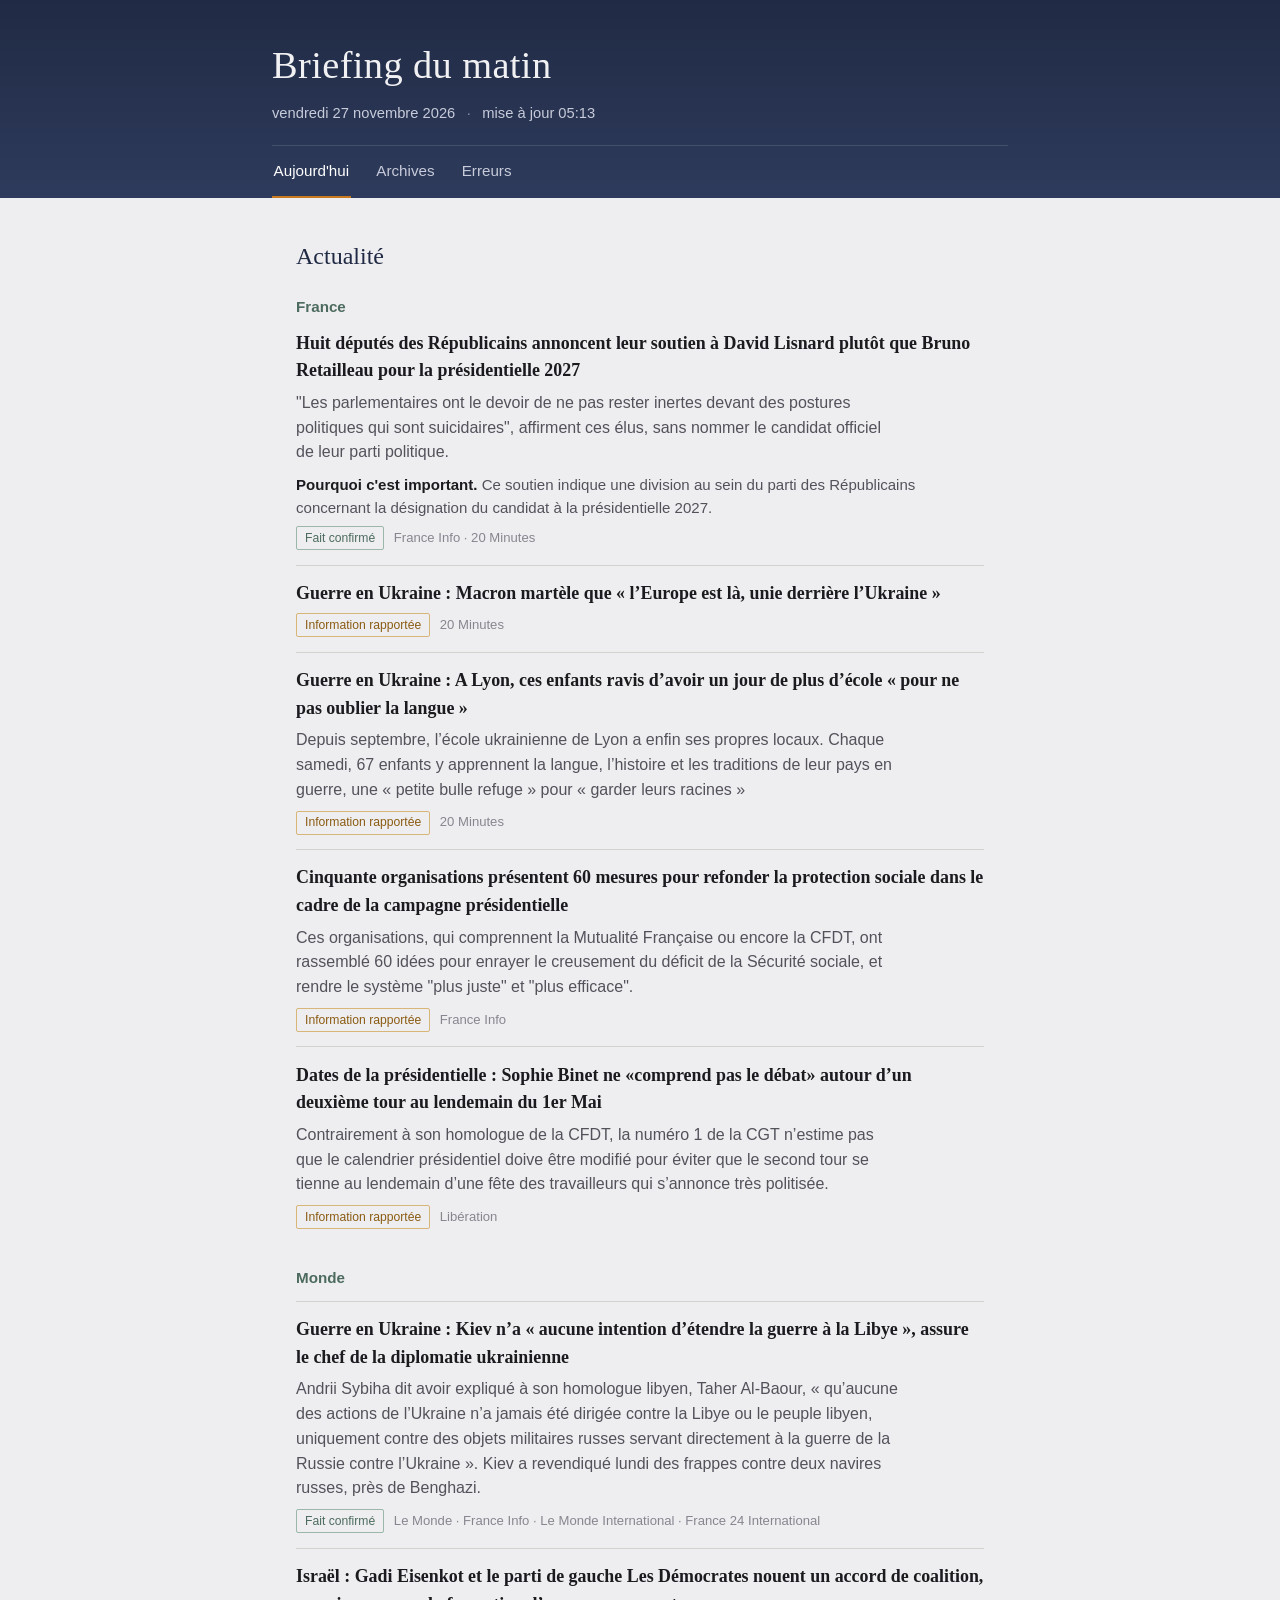
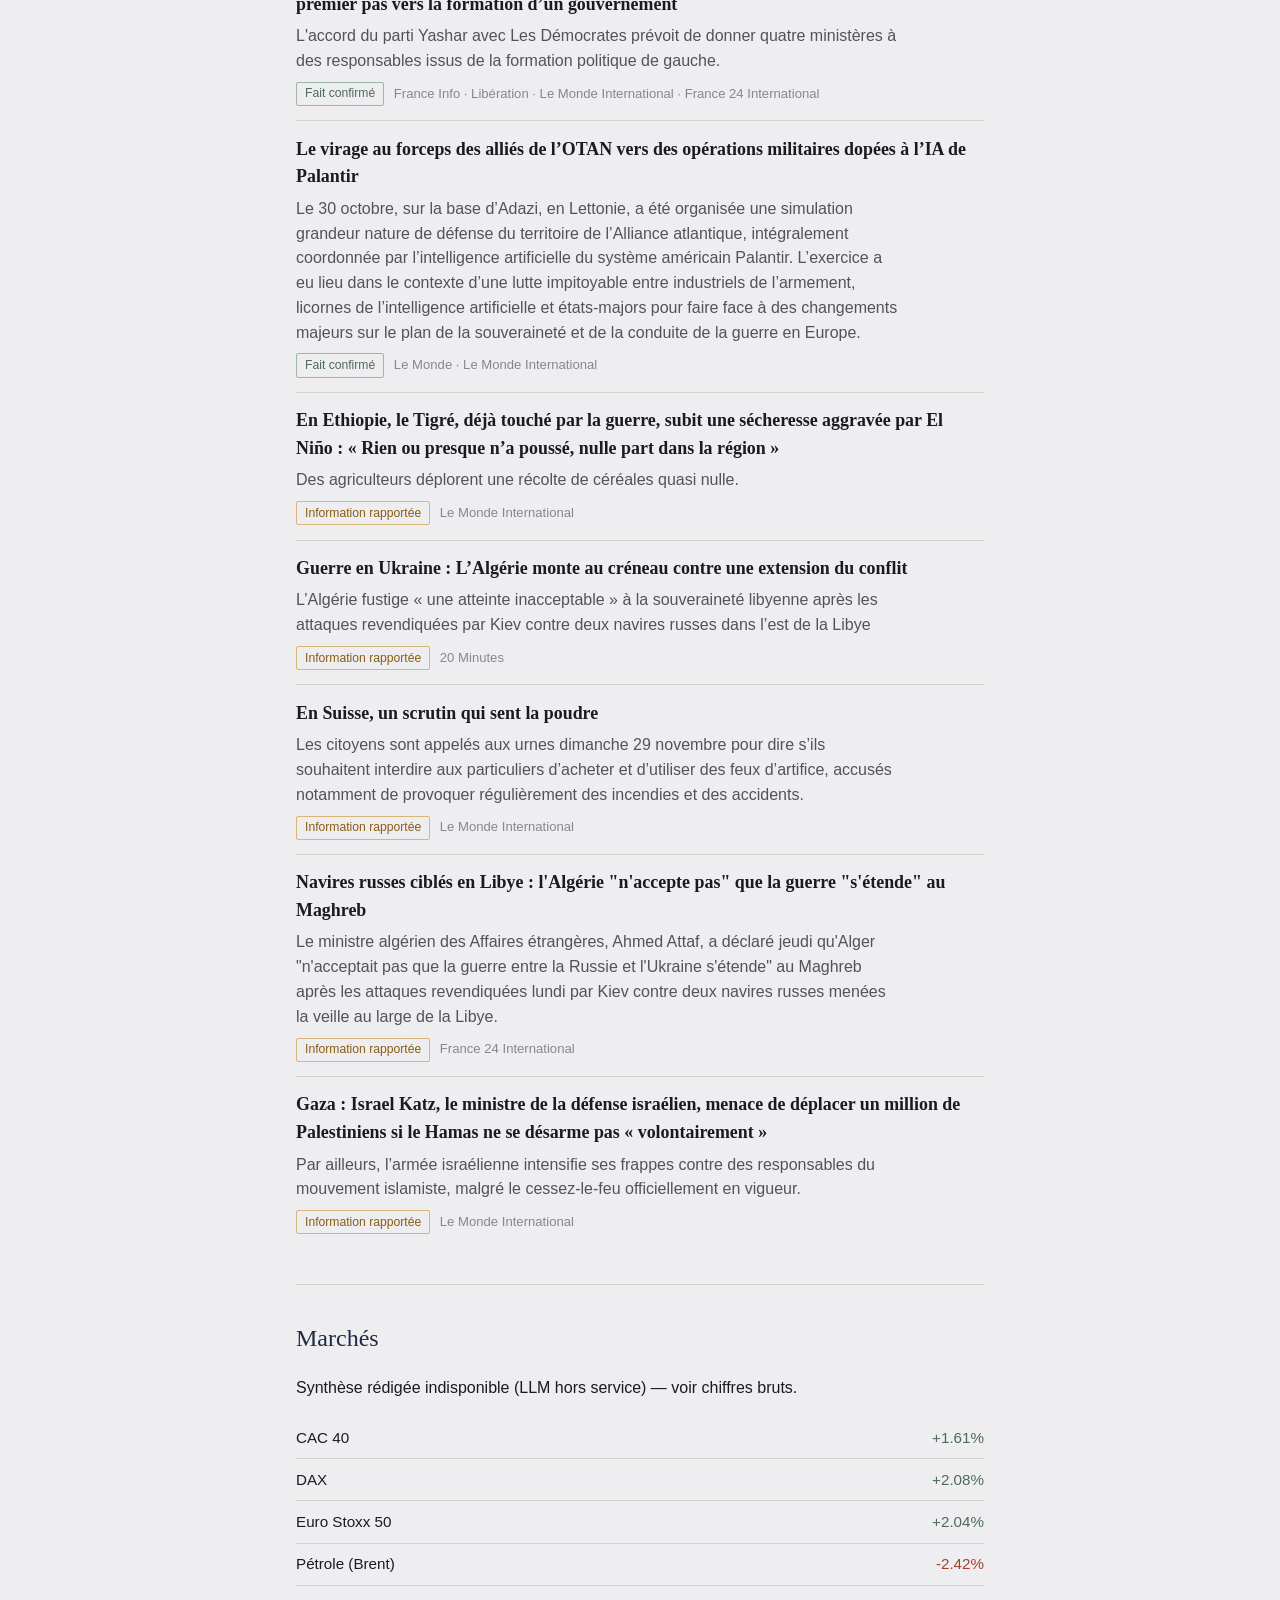
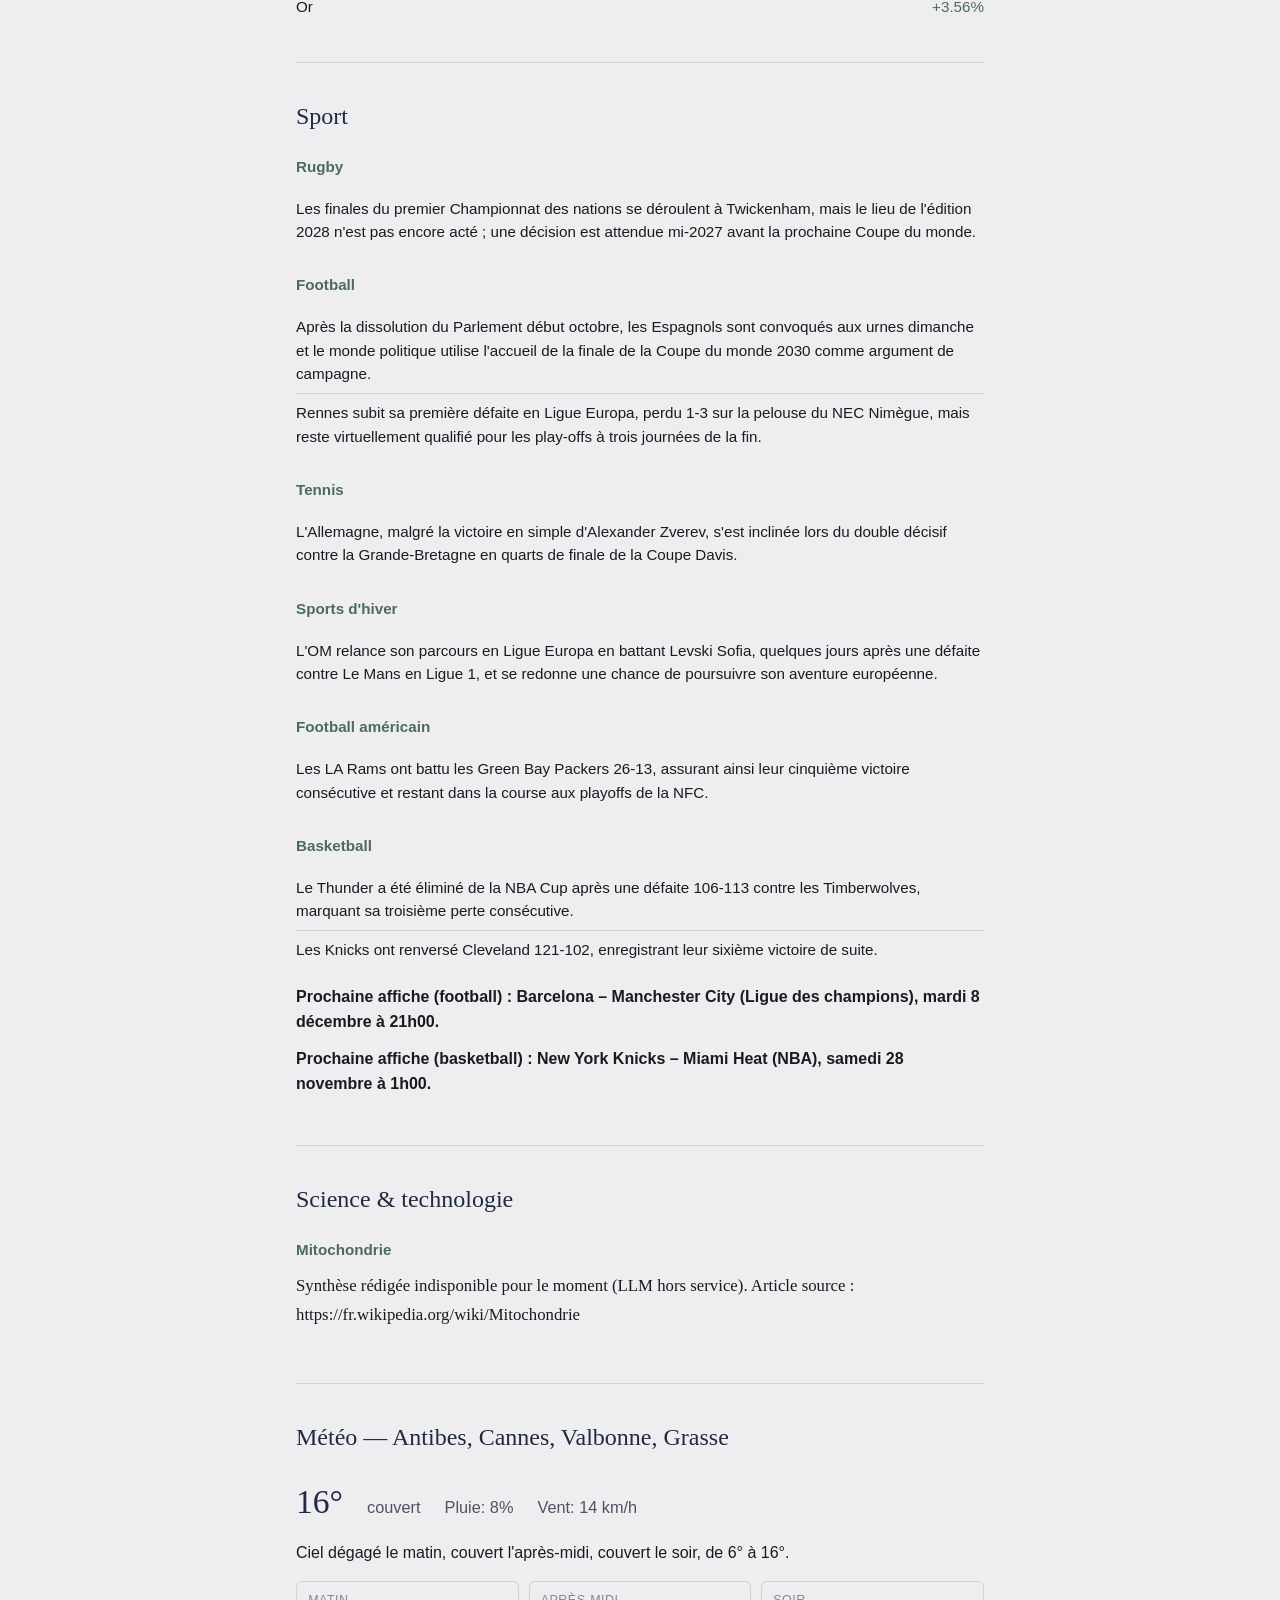
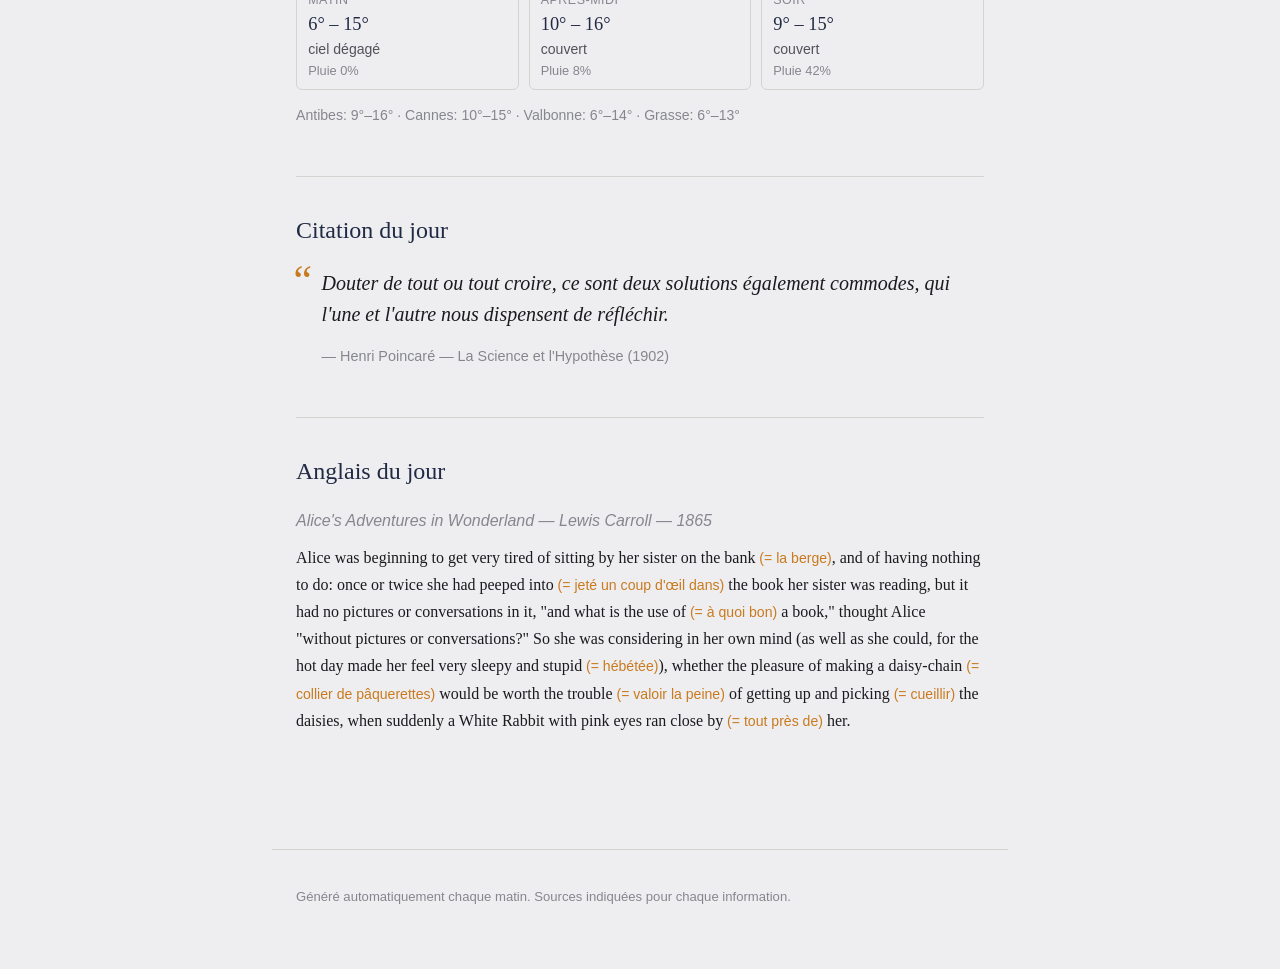
<file: docs/index.html>
<!DOCTYPE html>
<html lang="fr">
<head>
<meta charset="UTF-8">
<meta name="viewport" content="width=device-width, initial-scale=1.0">
<title>Briefing du matin</title>
<link rel="stylesheet" href="style.css">
</head>
<body>

<header class="masthead">
  <div class="masthead__inner">
    <h1 class="masthead__title">Briefing du matin</h1>
    <div class="masthead__meta">
      <span id="date-briefing">—</span>
      <span class="masthead__dot">·</span>
      <span id="derniere-maj">mise à jour —</span>
    </div>
  </div>
  <nav class="masthead__nav">
    <a href="index.html" class="active">Aujourd'hui</a>
    <a href="history.html">Archives</a>
    <a href="erreurs.html">Erreurs</a>
  </nav>
</header>

<div id="status-banner" class="status-banner" hidden></div>

<main id="content" class="content">
  <p class="loading">Chargement du briefing…</p>
</main>

<footer class="site-footer">
  <p>Généré automatiquement chaque matin. Sources indiquées pour chaque information.</p>
</footer>

<script src="app.js"></script>
</body>
</html>
</file>
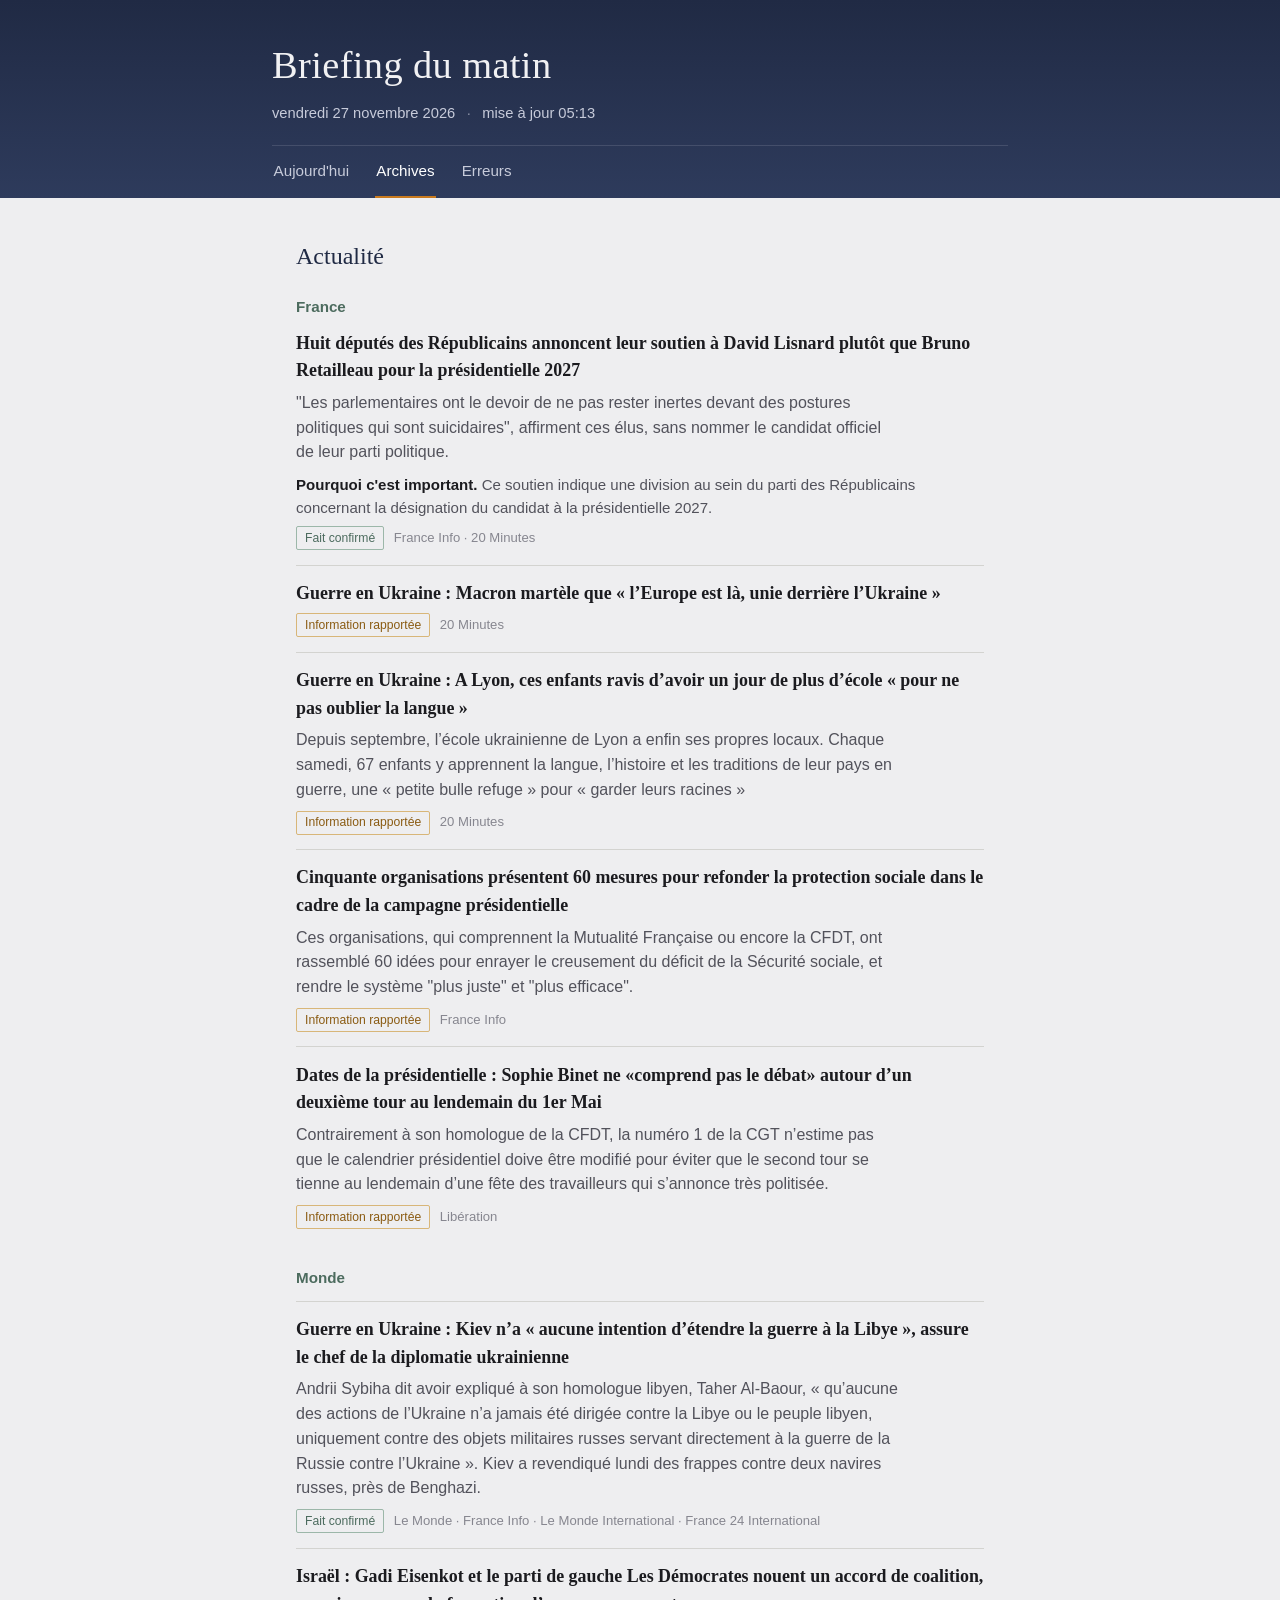
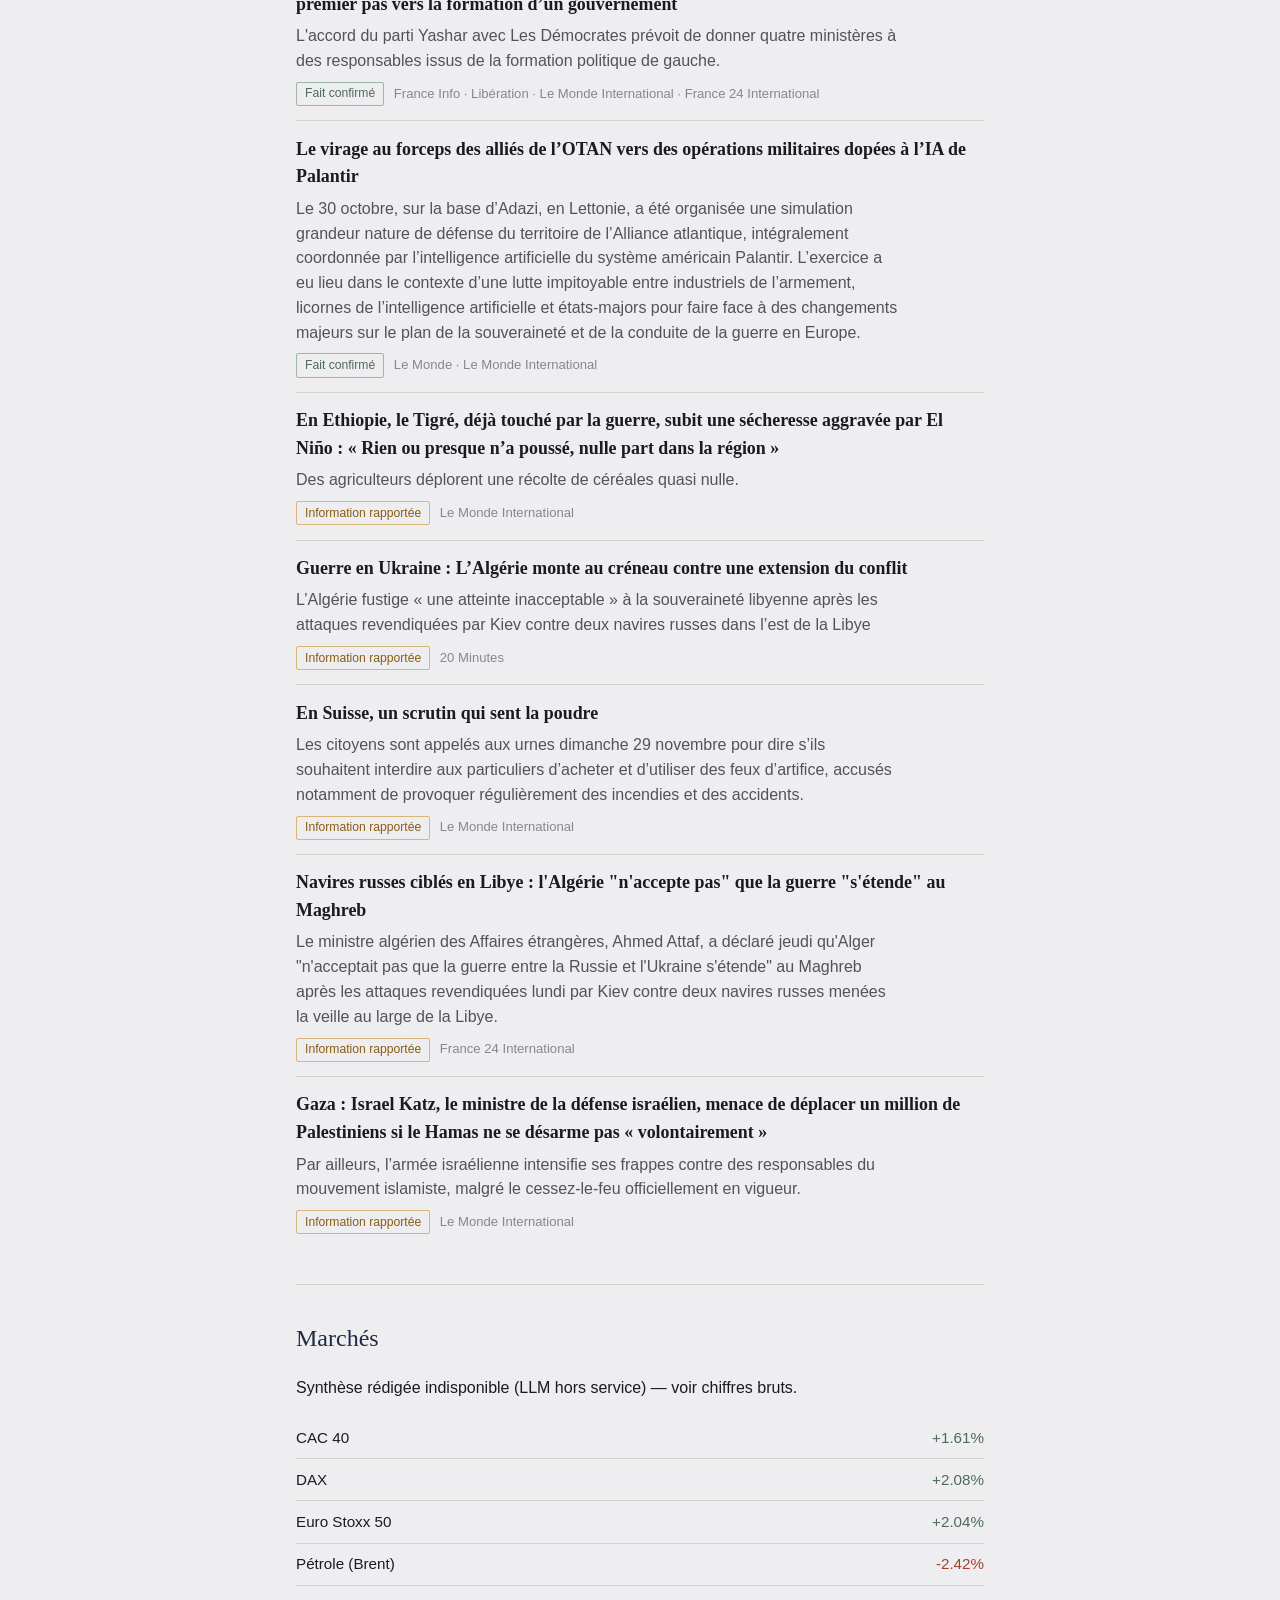
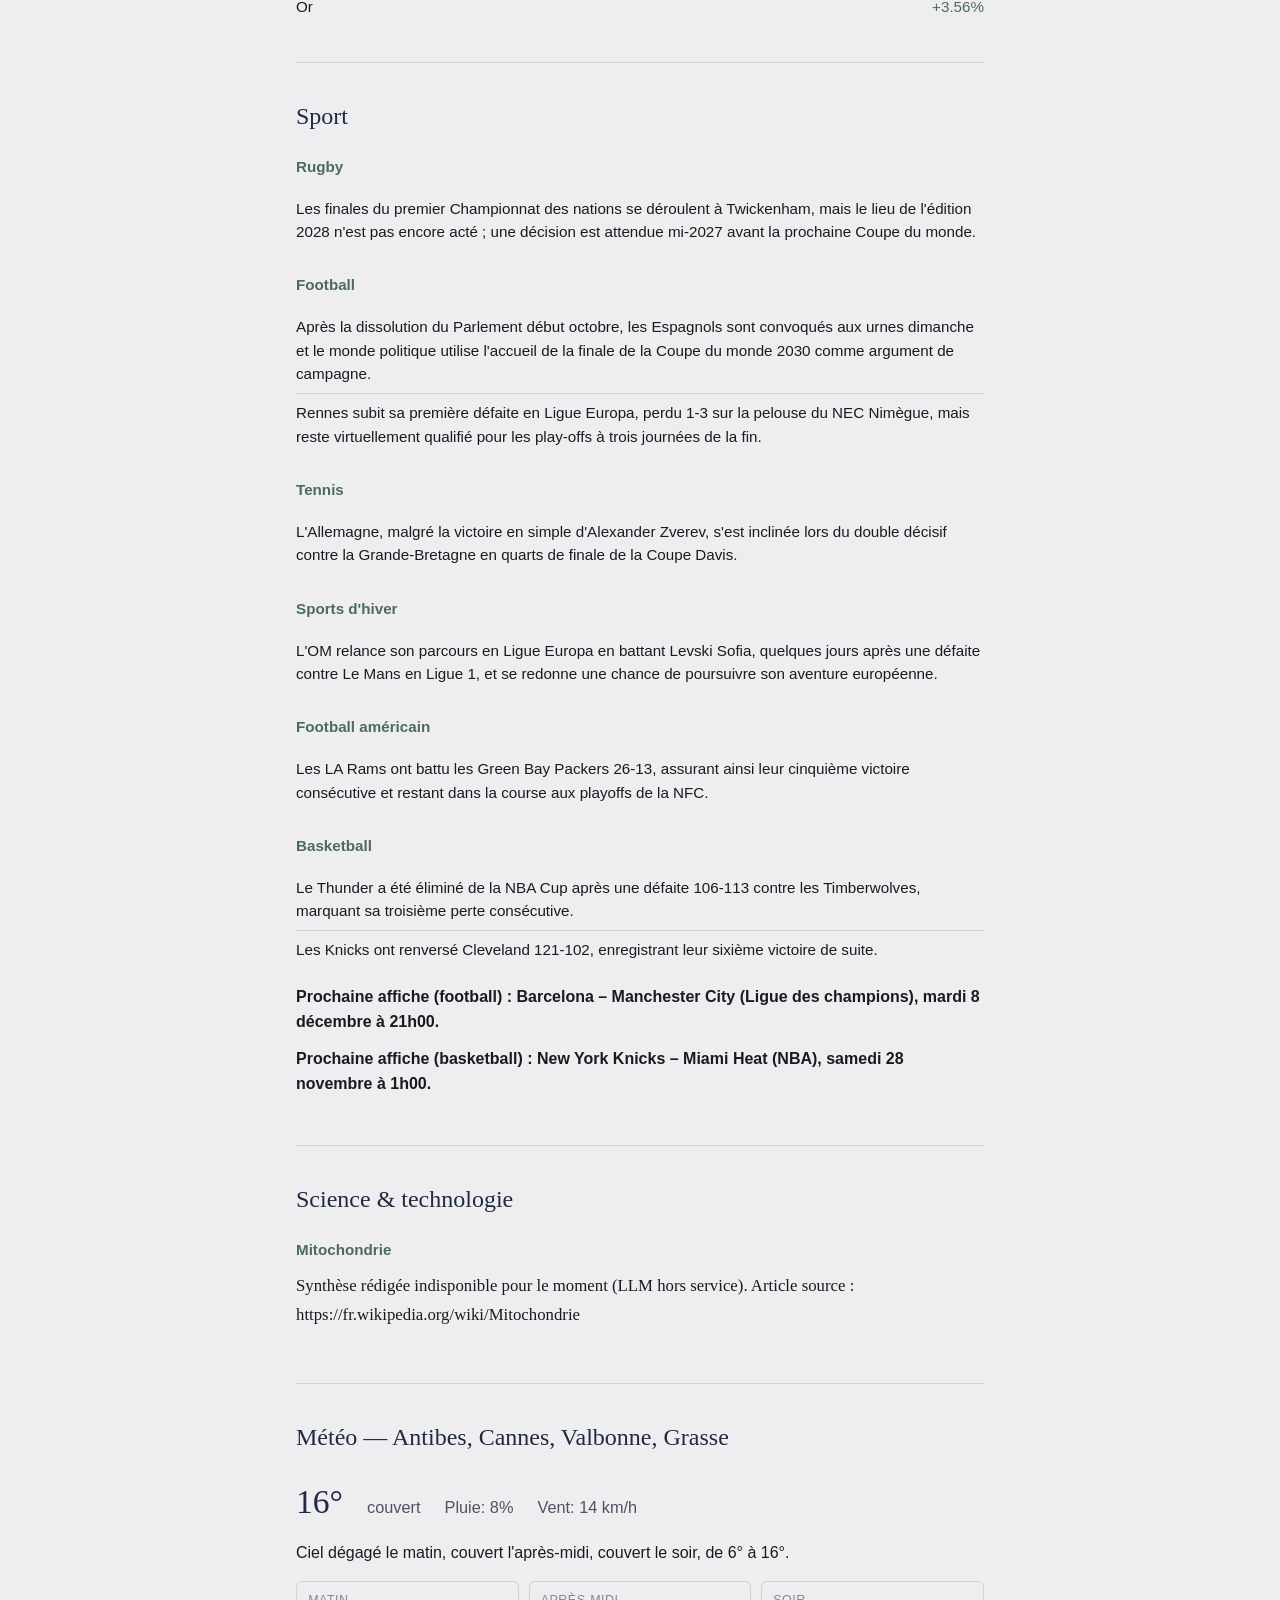
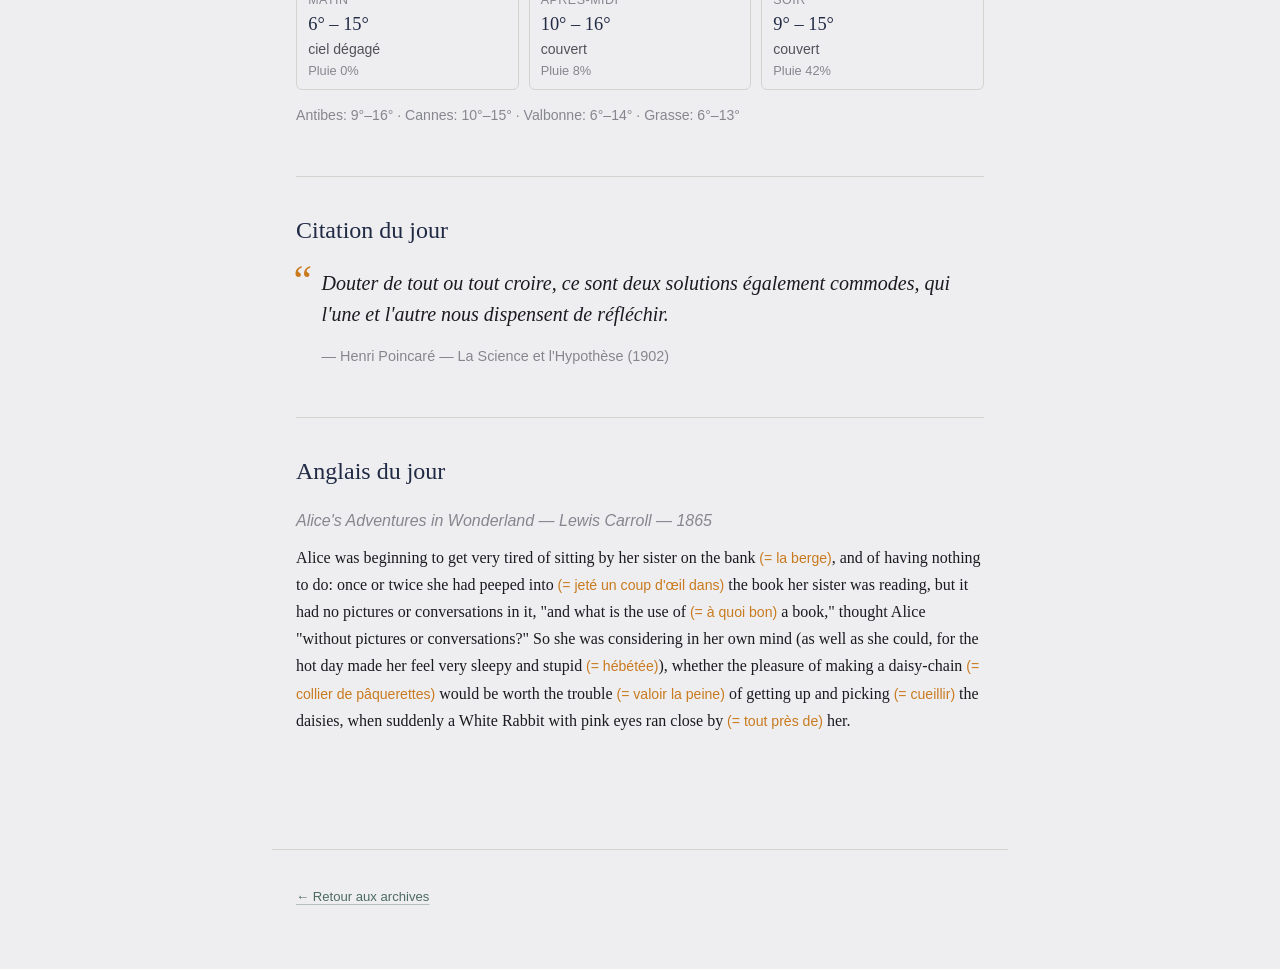
<file: docs/briefing.html>
<!DOCTYPE html>
<html lang="fr">
<head>
<meta charset="UTF-8">
<meta name="viewport" content="width=device-width, initial-scale=1.0">
<title>Briefing archivé</title>
<link rel="stylesheet" href="style.css">
</head>
<body>

<header class="masthead">
  <div class="masthead__inner">
    <h1 class="masthead__title">Briefing du matin</h1>
    <div class="masthead__meta">
      <span id="date-briefing">—</span>
      <span class="masthead__dot">·</span>
      <span id="derniere-maj">mise à jour —</span>
    </div>
  </div>
  <nav class="masthead__nav">
    <a href="index.html">Aujourd'hui</a>
    <a href="history.html" class="active">Archives</a>
    <a href="erreurs.html">Erreurs</a>
  </nav>
</header>

<div id="status-banner" class="status-banner" hidden></div>

<main id="content" class="content">
  <p class="loading">Chargement du briefing…</p>
</main>

<footer class="site-footer">
  <p><a href="history.html">← Retour aux archives</a></p>
</footer>

<script src="app.js"></script>
</body>
</html>
</file>
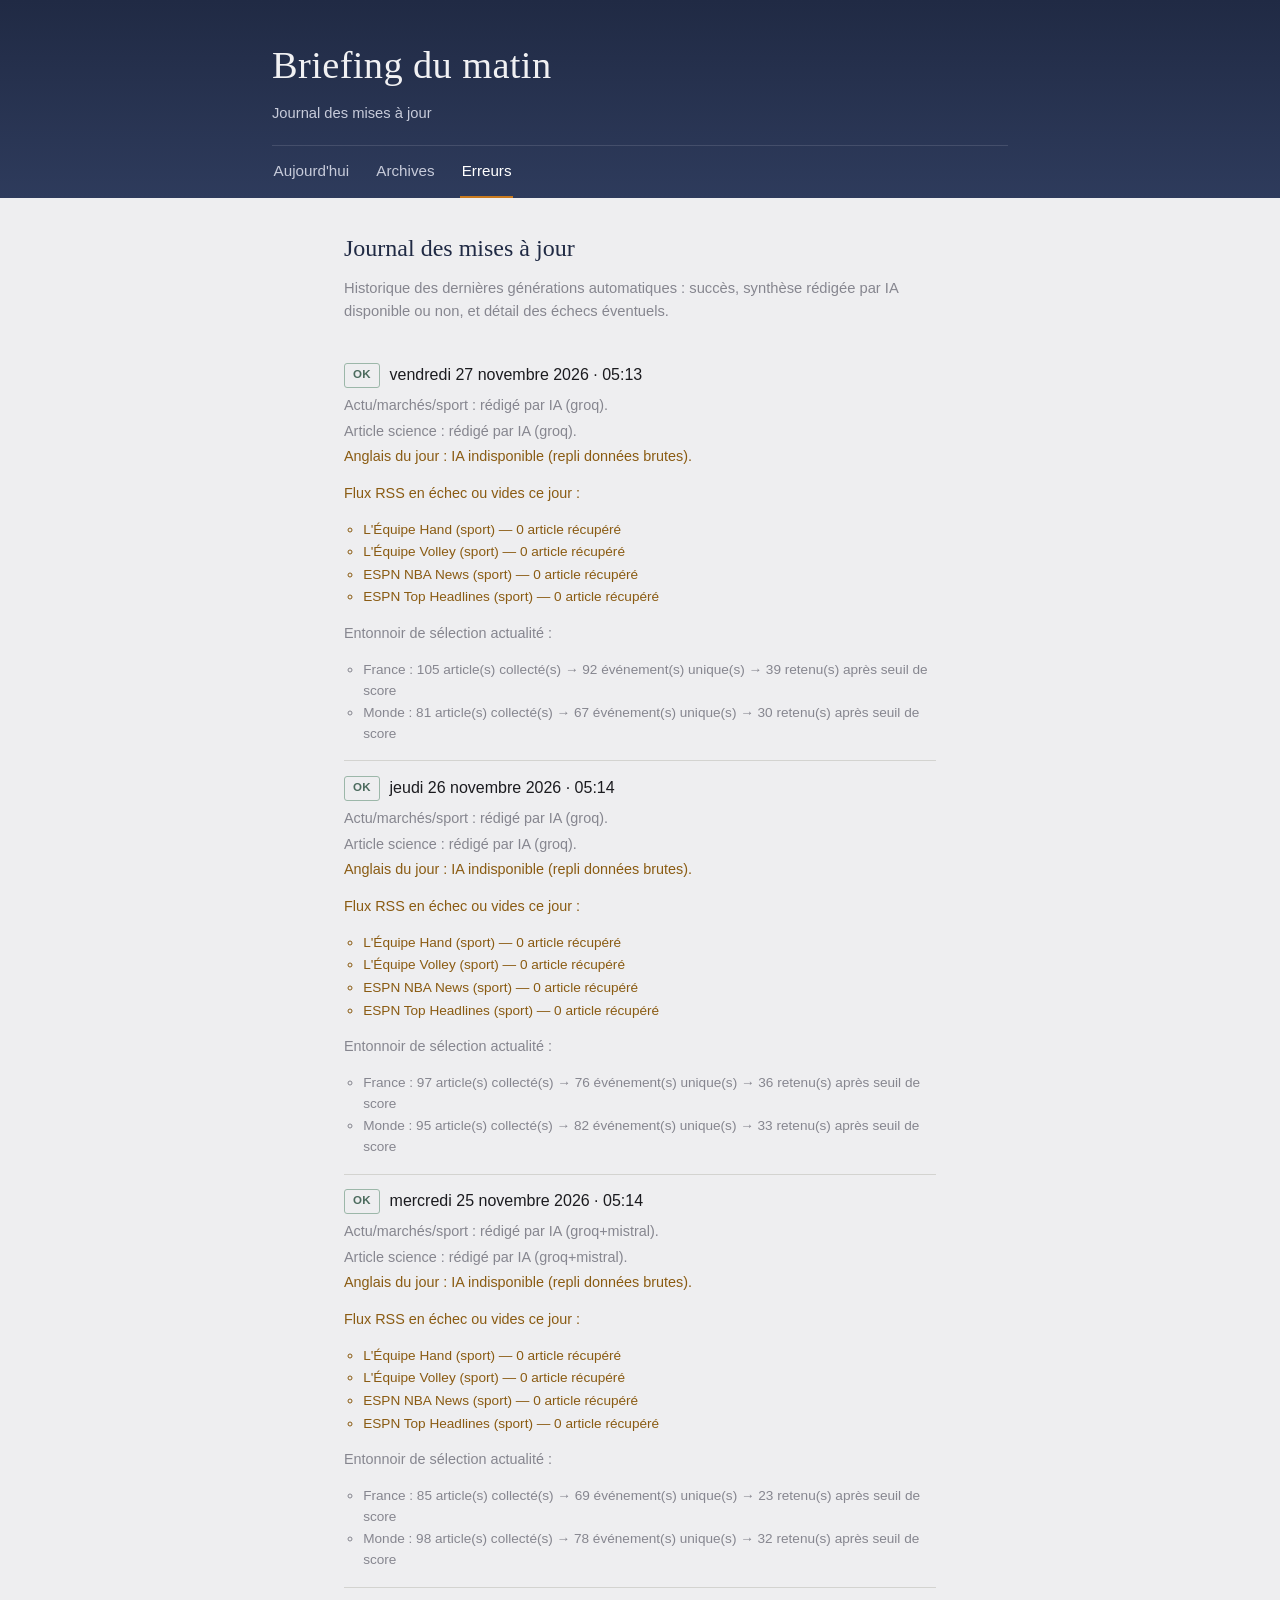
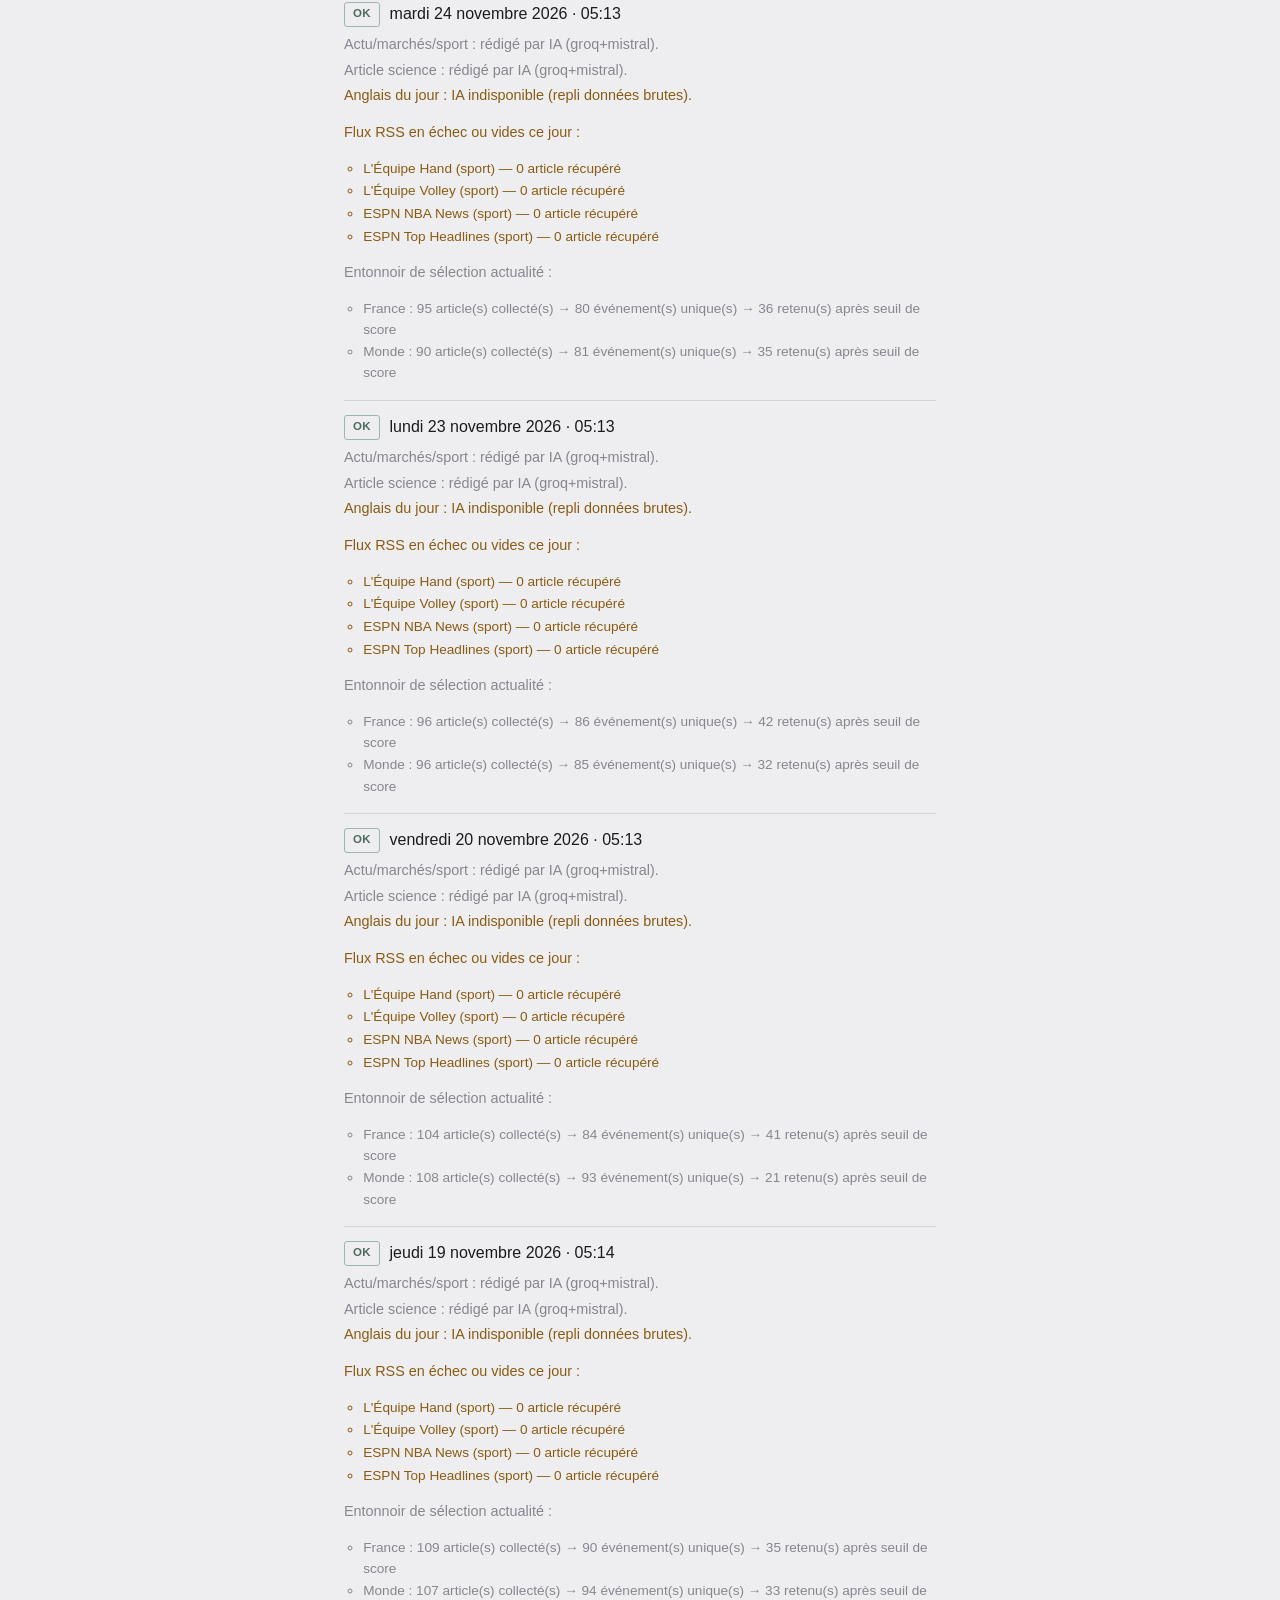
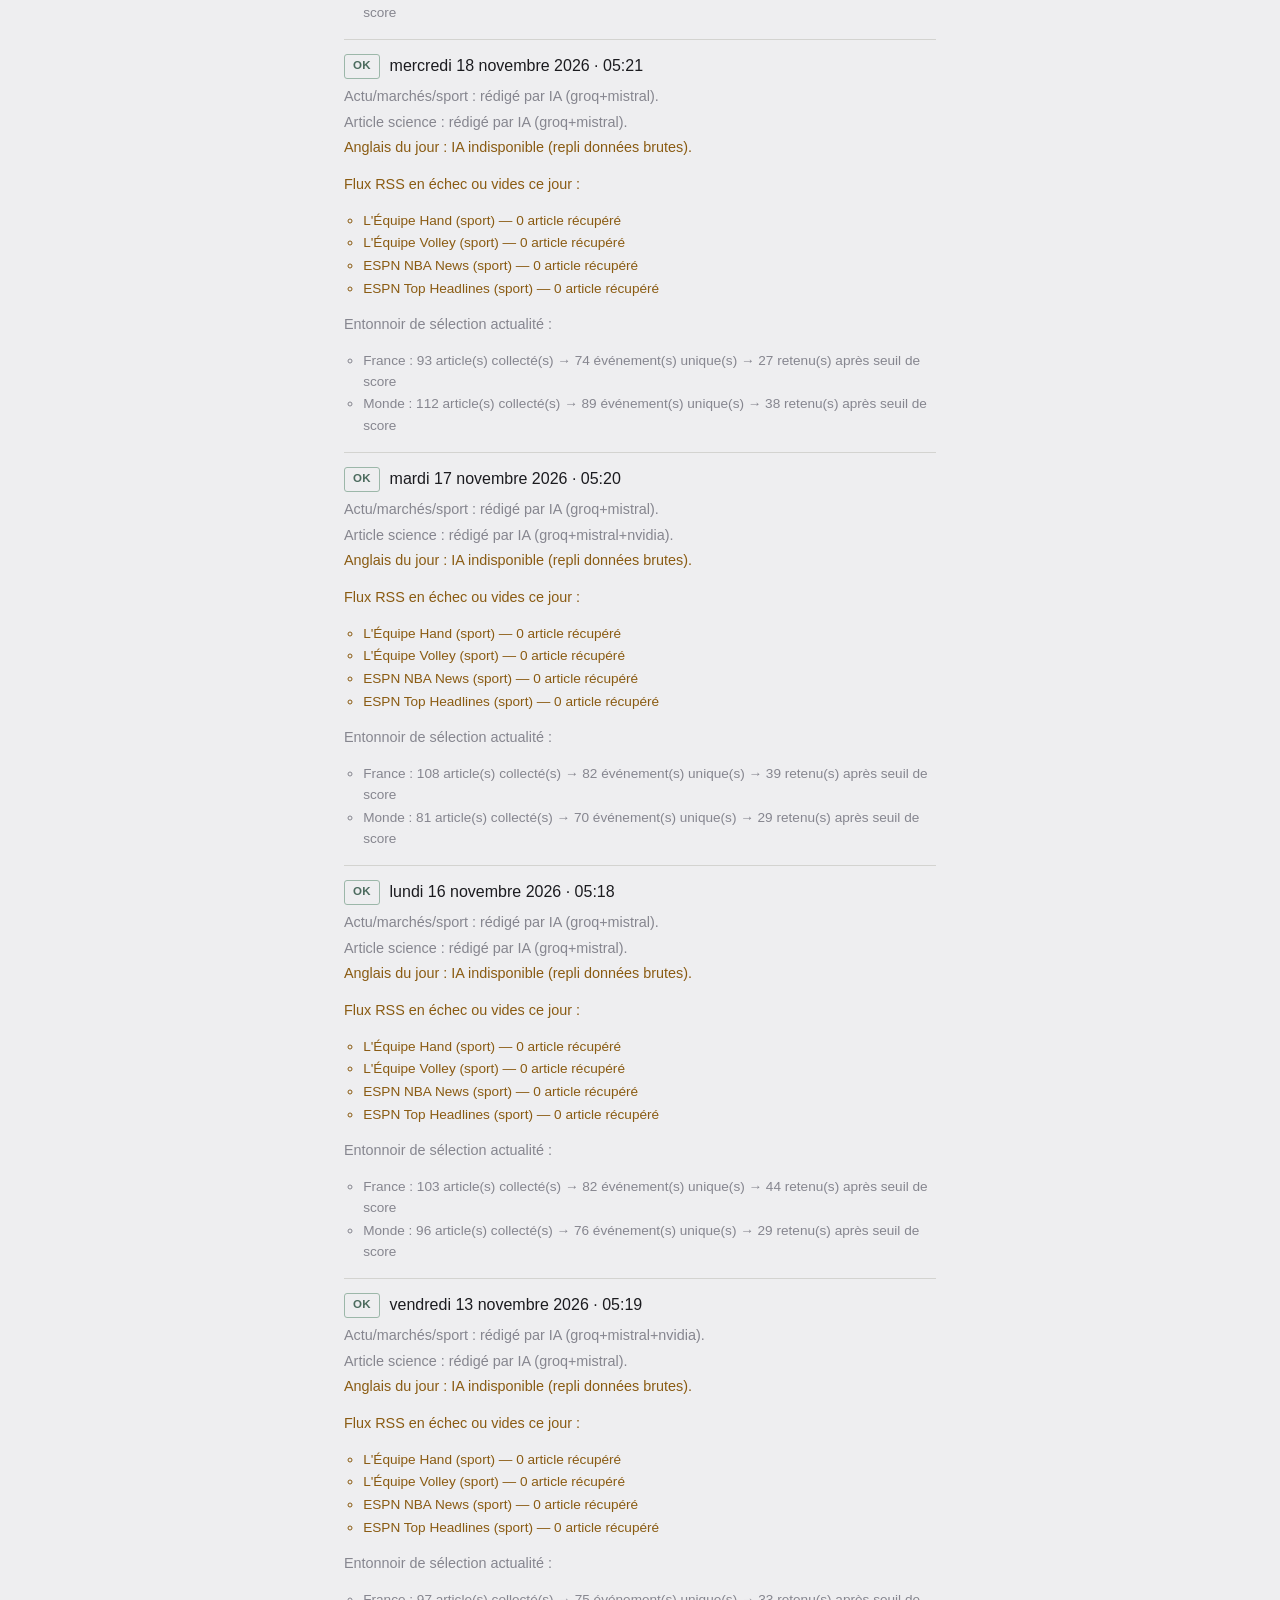
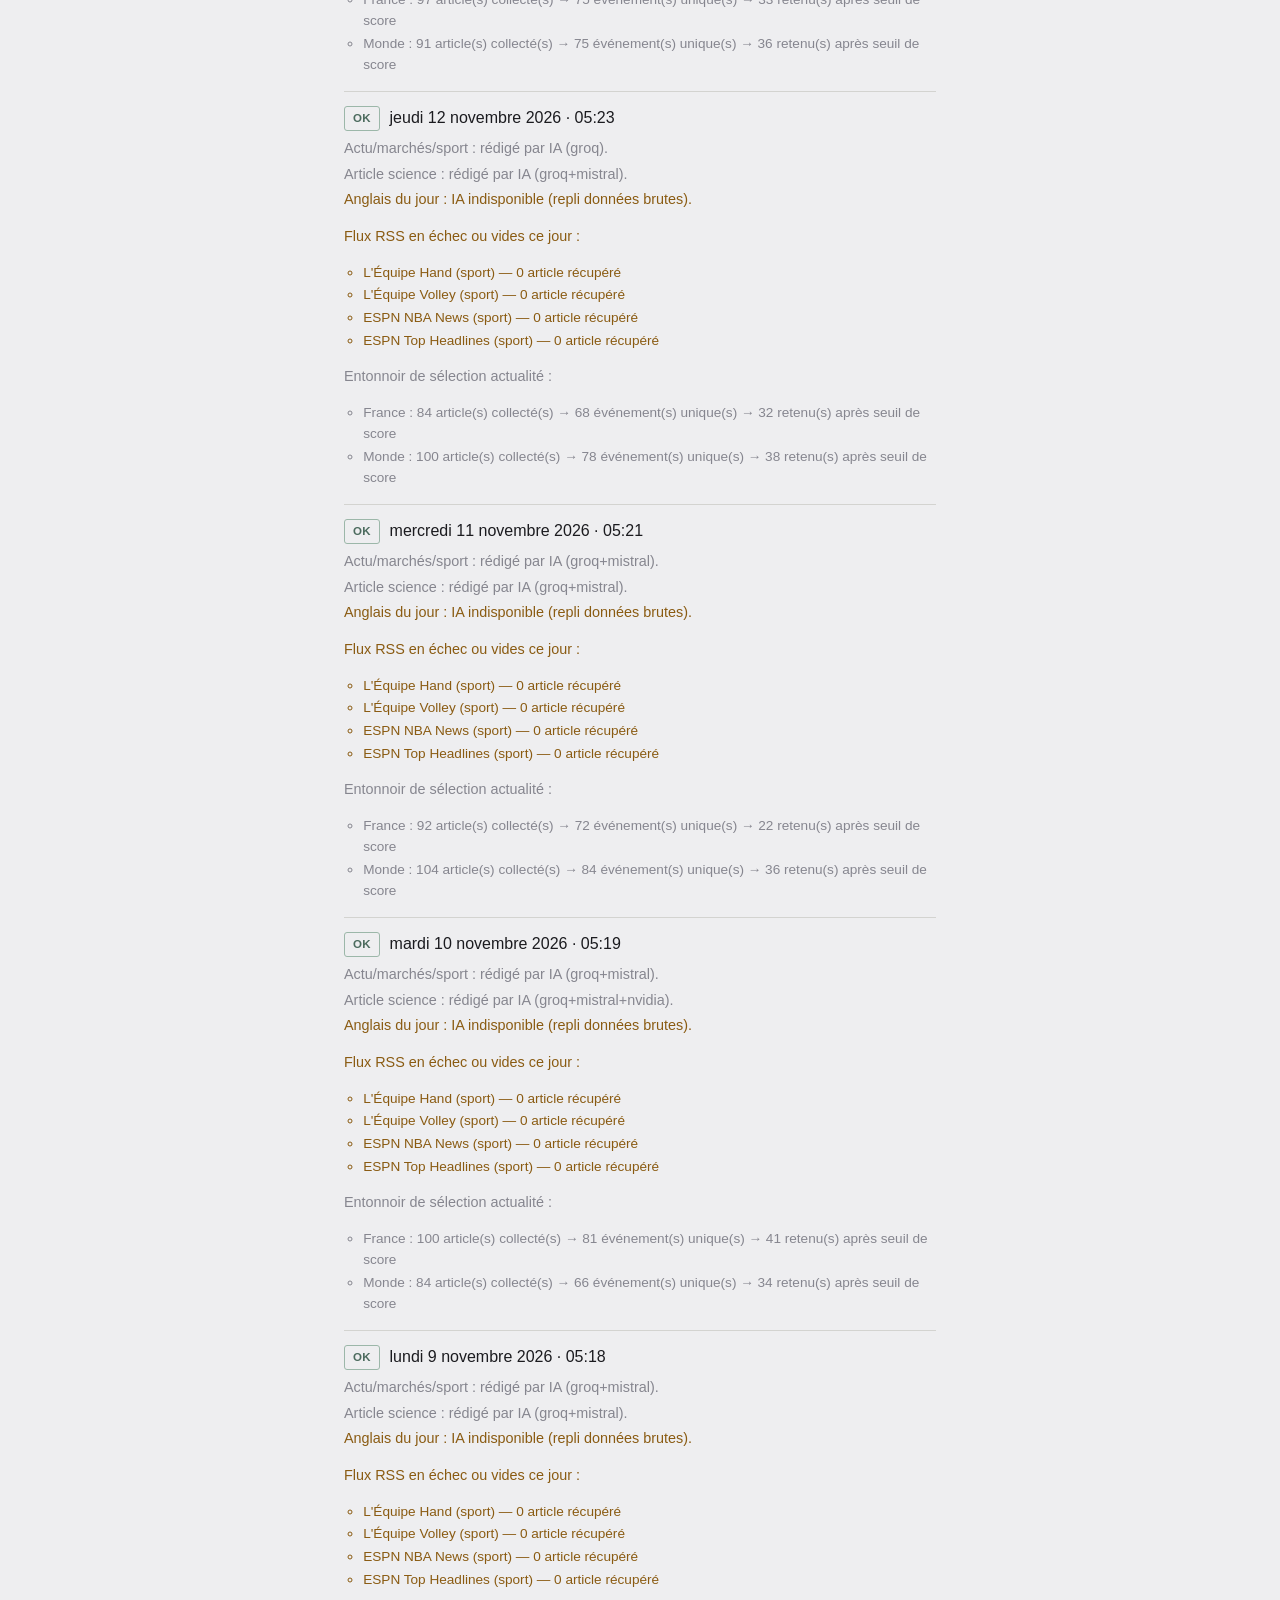
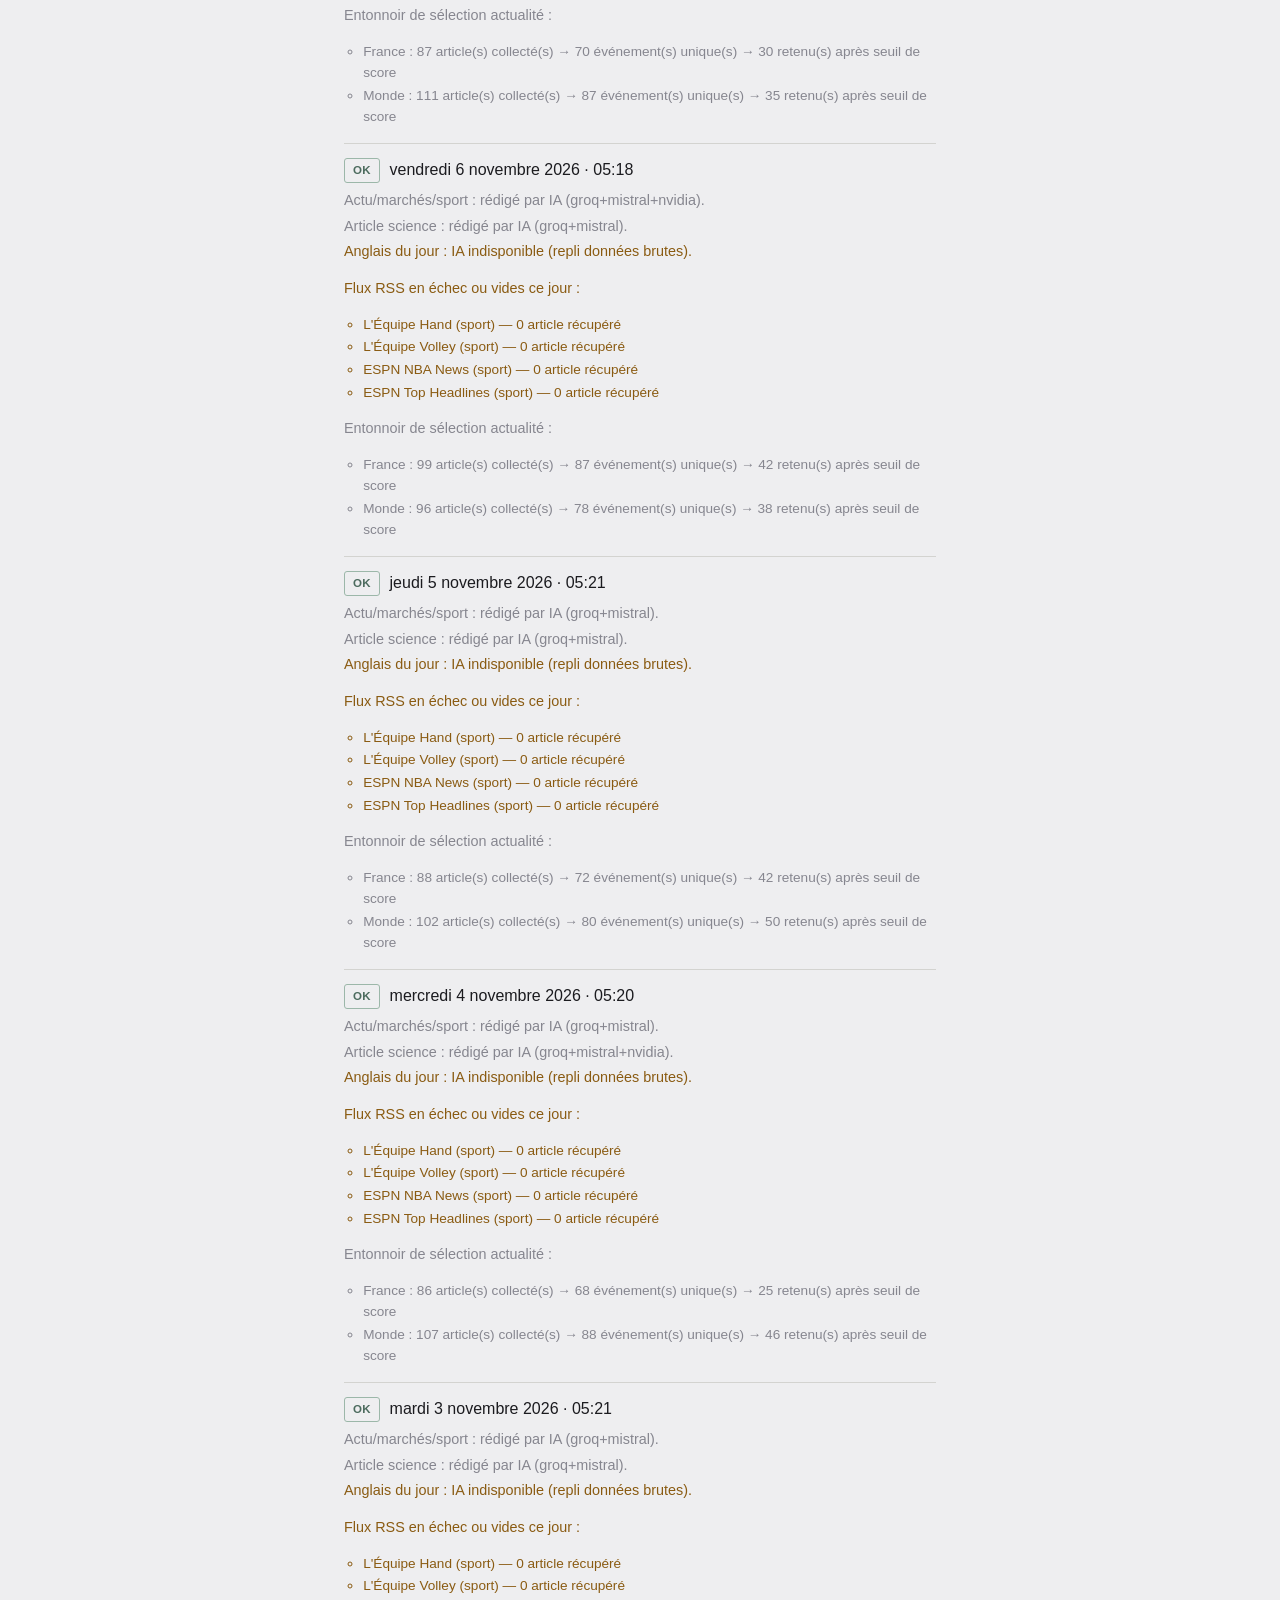
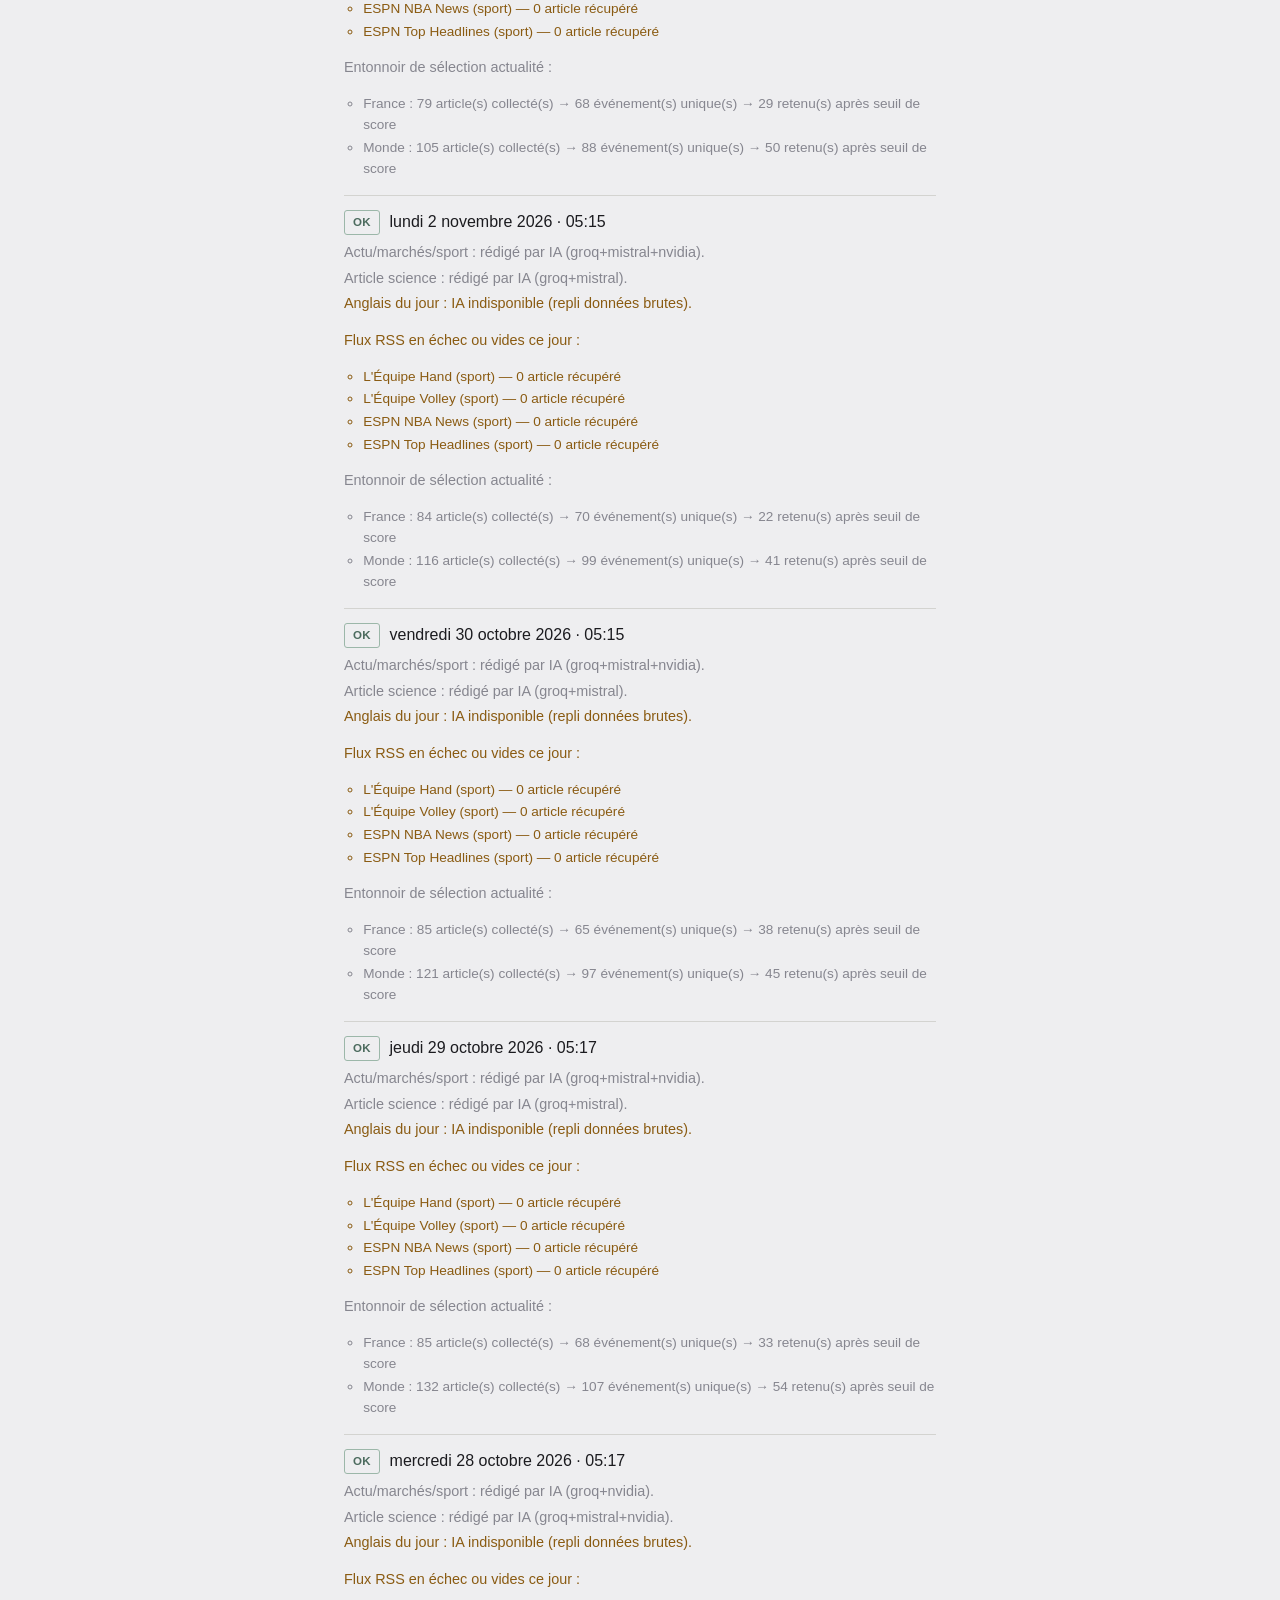
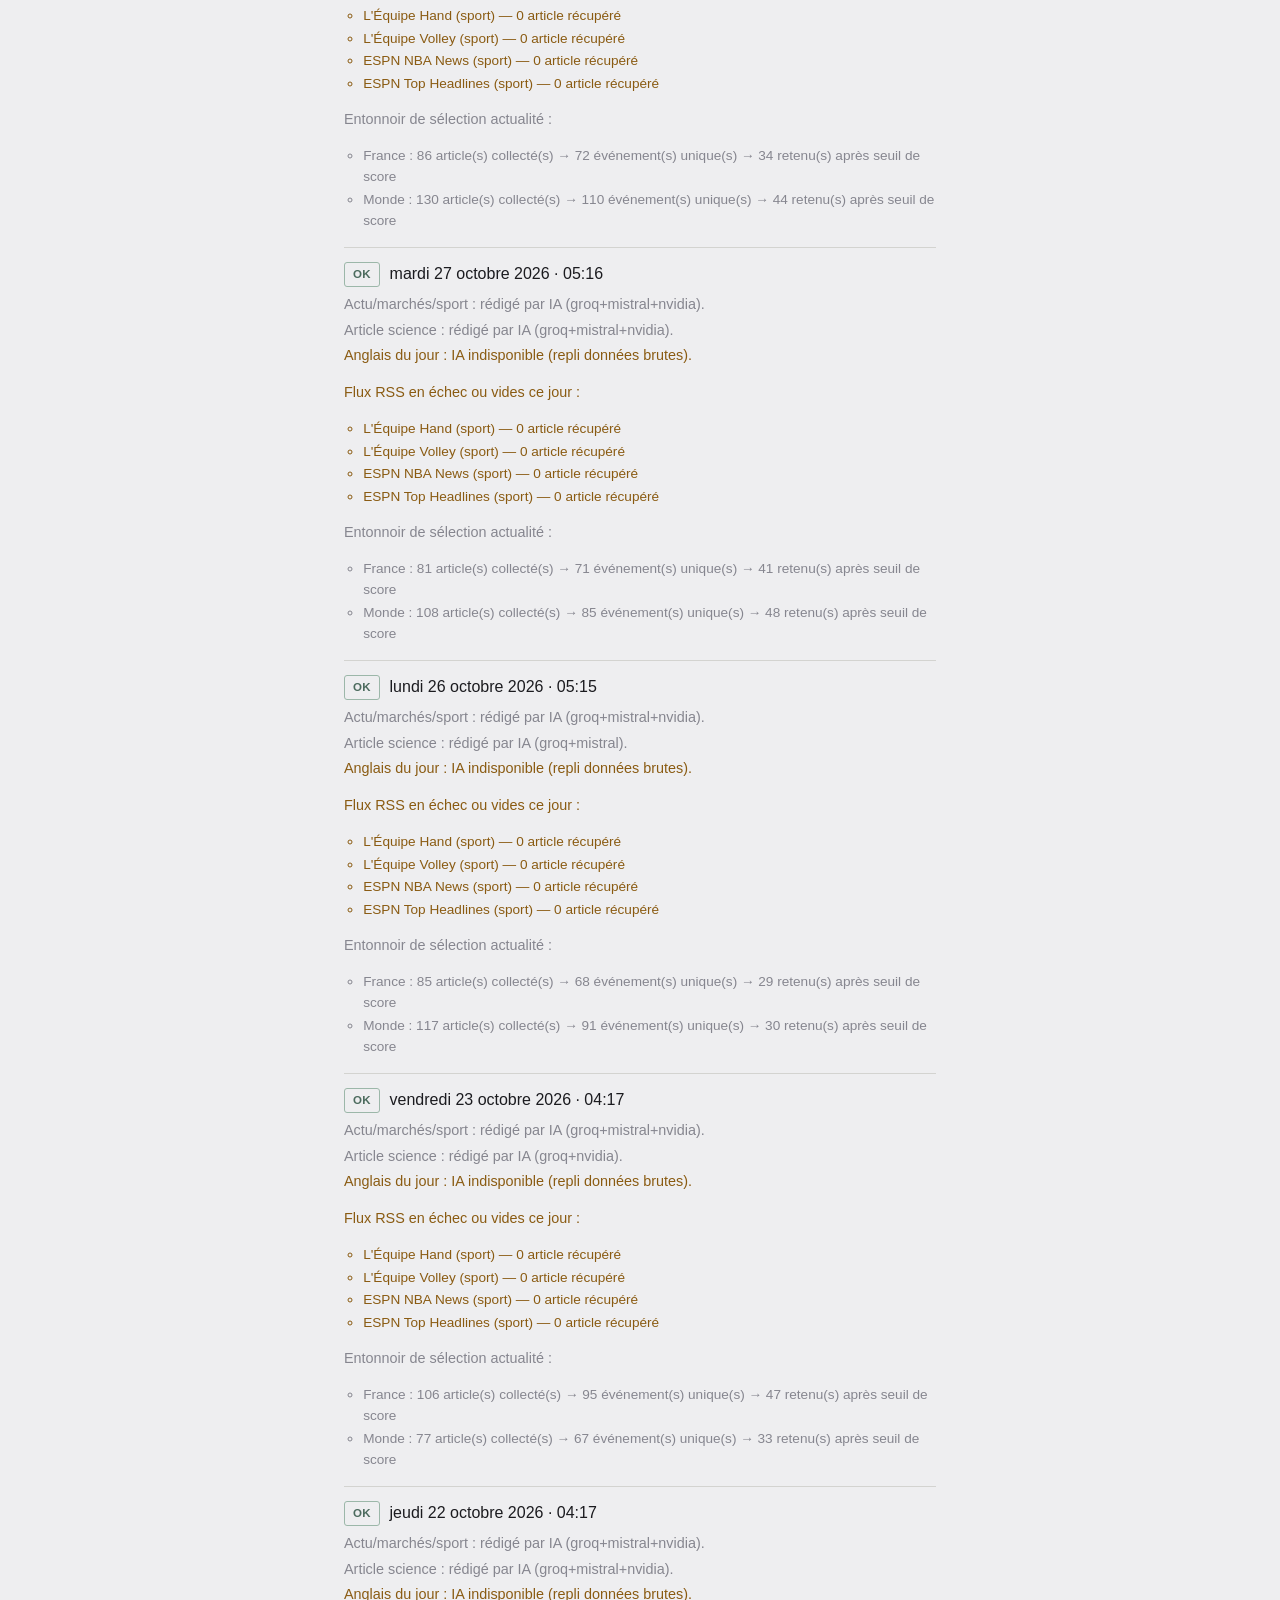
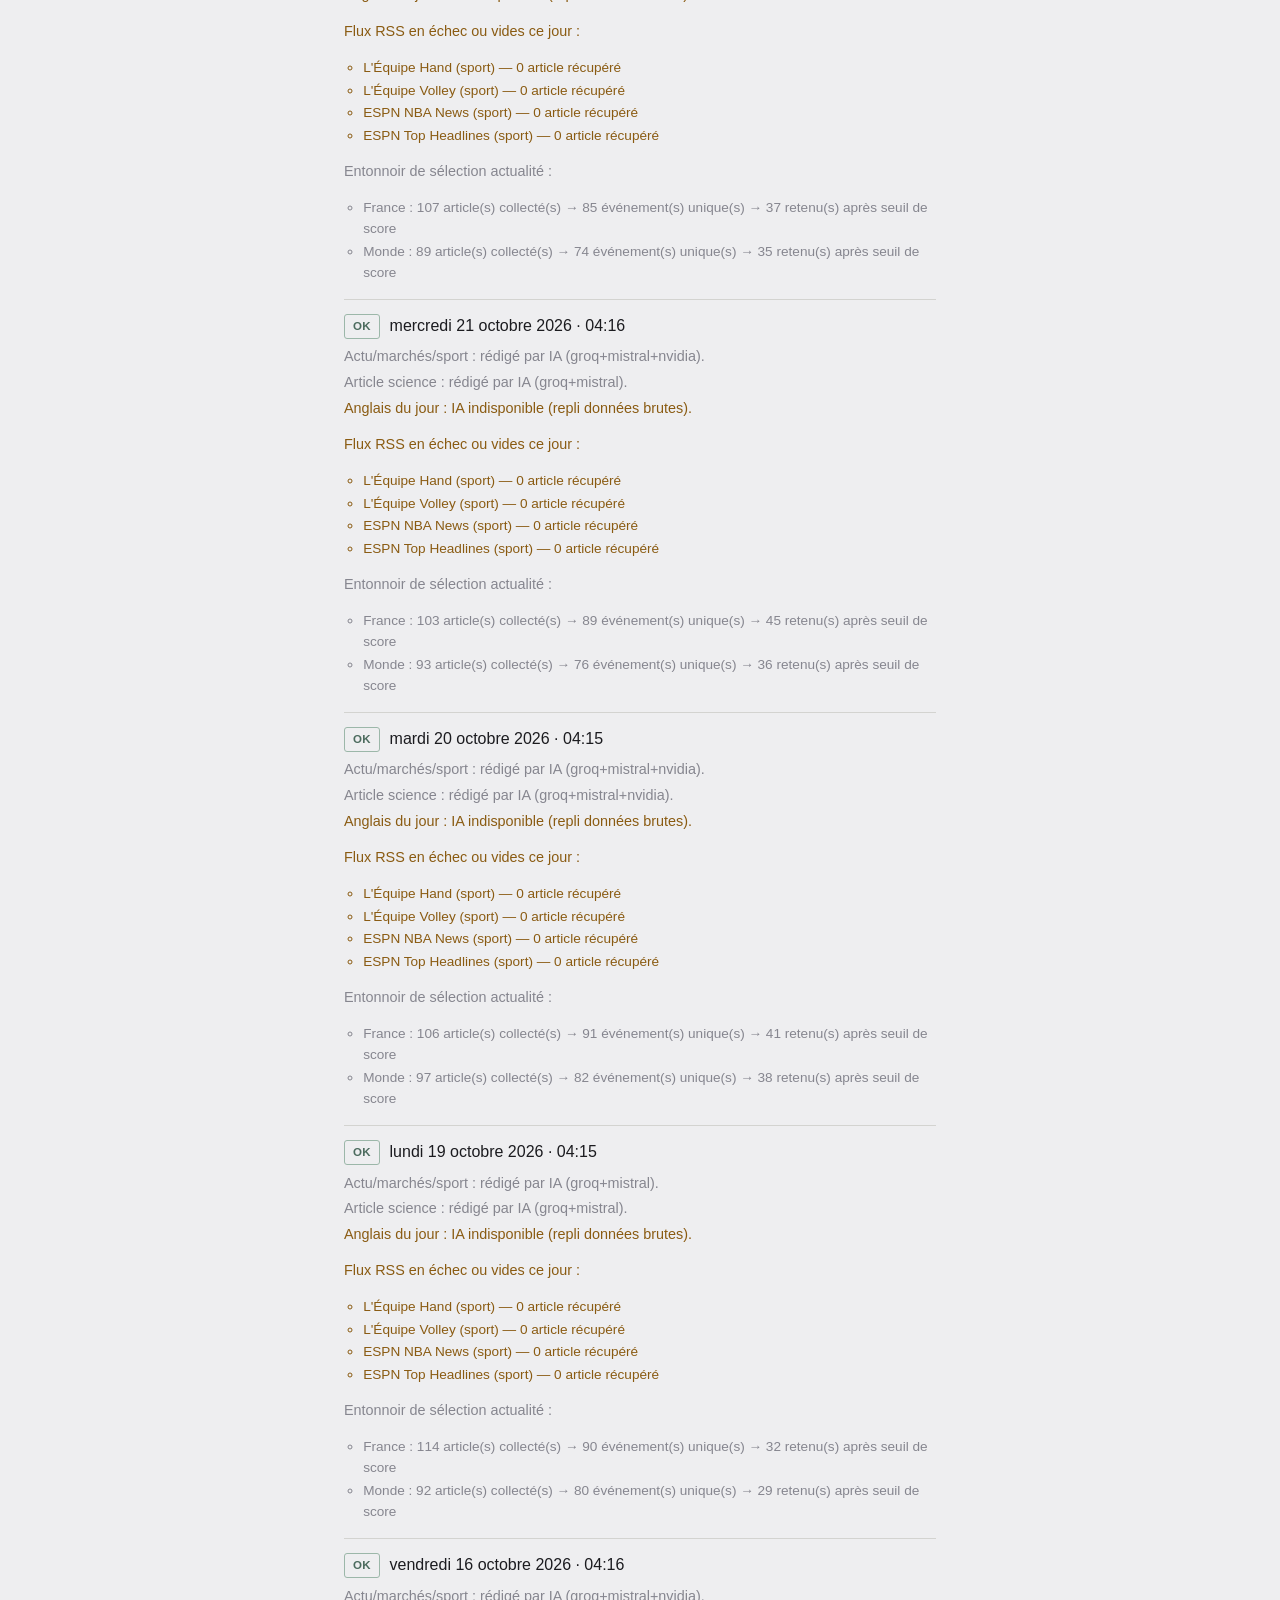
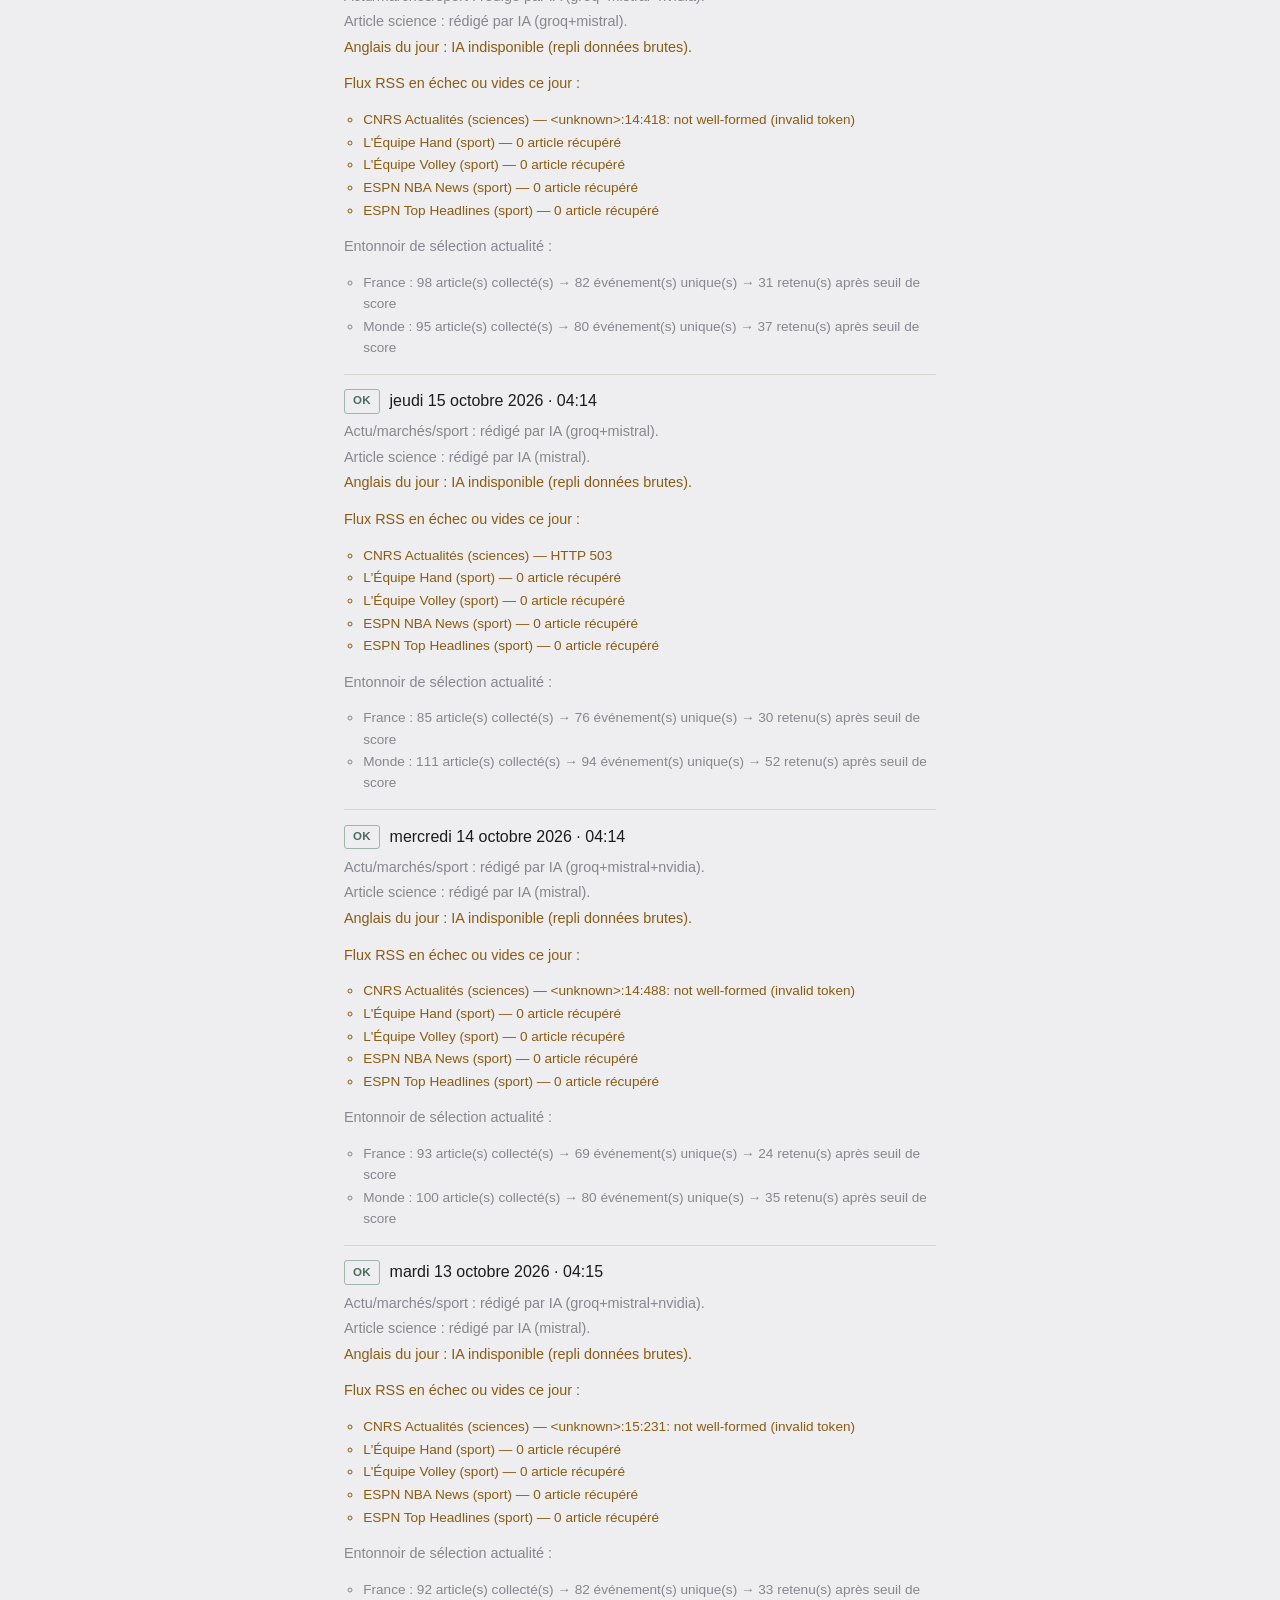
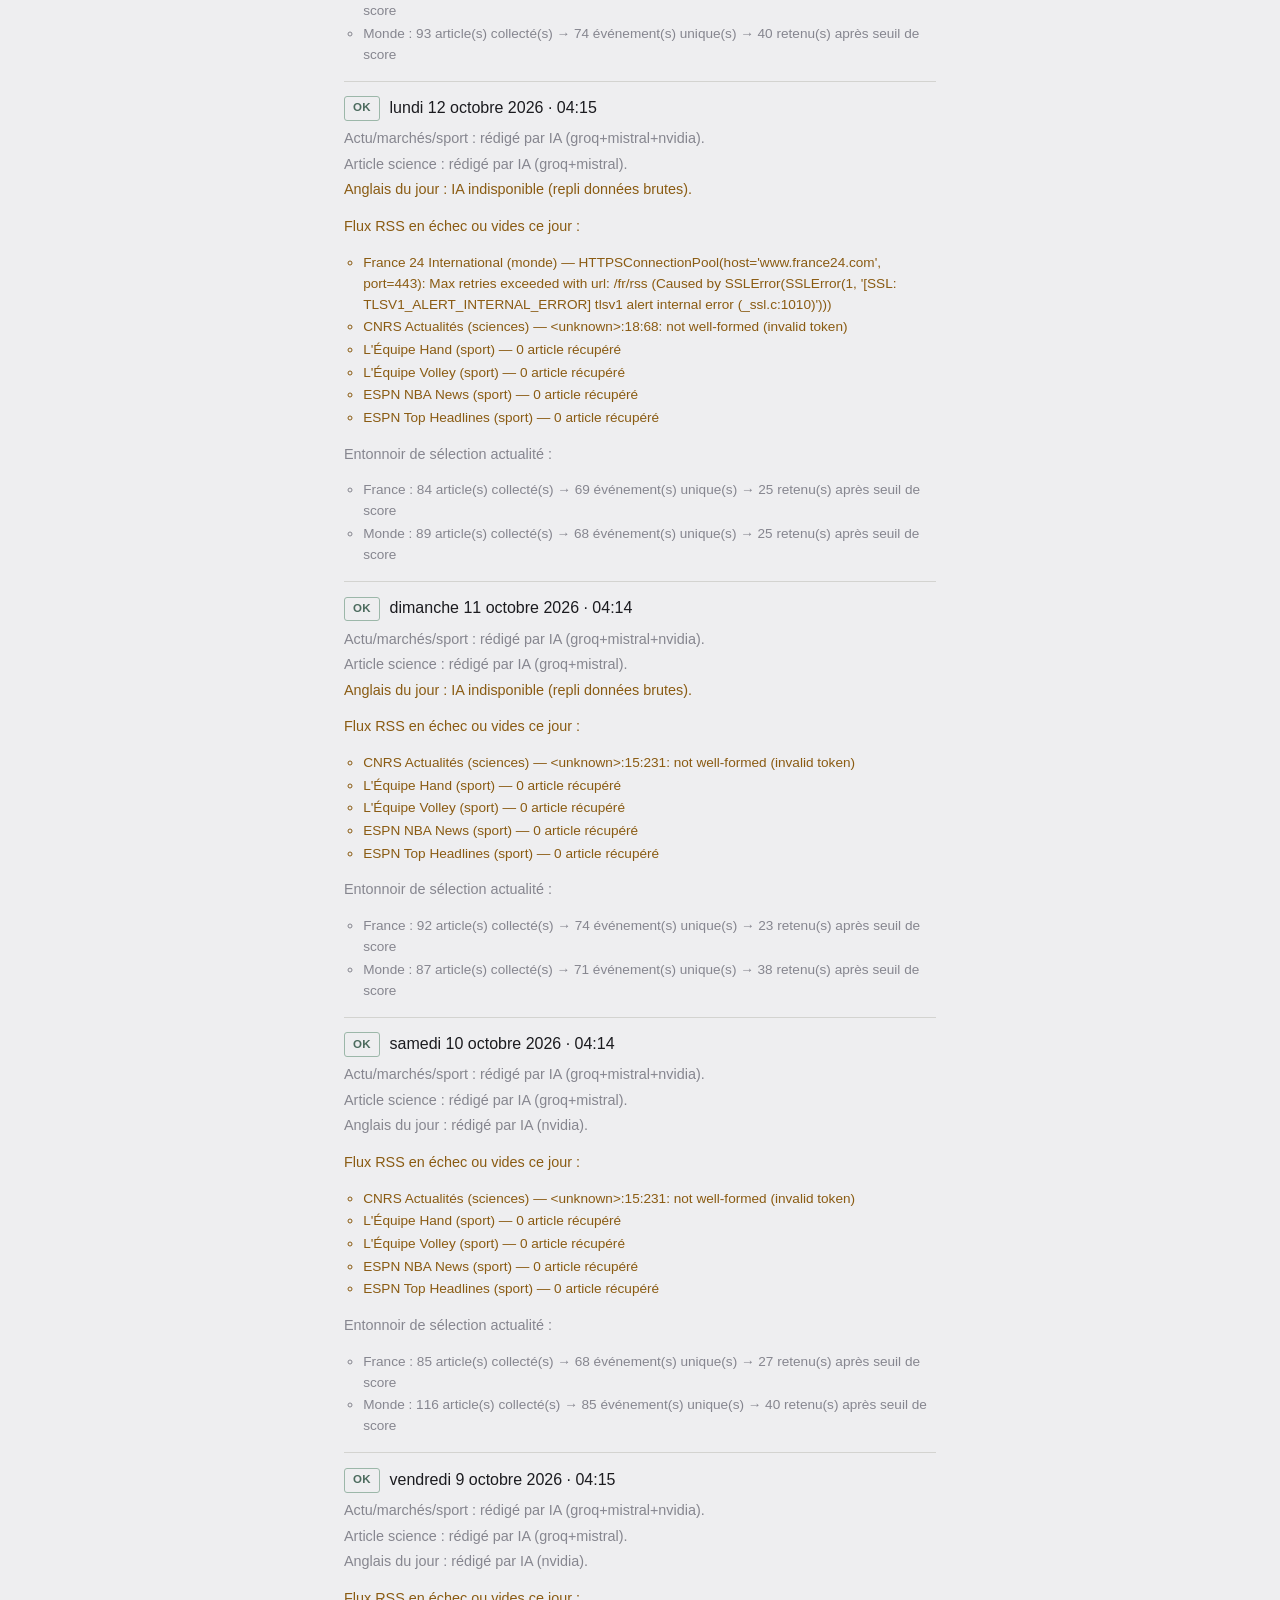
<file: docs/erreurs.html>
<!DOCTYPE html>
<html lang="fr">
<head>
<meta charset="UTF-8">
<meta name="viewport" content="width=device-width, initial-scale=1.0">
<title>Erreurs — Briefing du matin</title>
<link rel="stylesheet" href="style.css">
</head>
<body>

<header class="masthead">
  <div class="masthead__inner">
    <h1 class="masthead__title">Briefing du matin</h1>
    <div class="masthead__meta"><span>Journal des mises à jour</span></div>
  </div>
  <nav class="masthead__nav">
    <a href="index.html">Aujourd'hui</a>
    <a href="history.html">Archives</a>
    <a href="erreurs.html" class="active">Erreurs</a>
  </nav>
</header>

<main class="content content--narrow">
  <h2 class="section-title">Journal des mises à jour</h2>
  <p class="status-page-intro">
    Historique des dernières générations automatiques : succès, synthèse rédigée par IA
    disponible ou non, et détail des échecs éventuels.
  </p>
  <ul id="status-history-list" class="status-history-list">
    <li class="loading">Chargement du journal…</li>
  </ul>
</main>

<footer class="site-footer">
  <p>Journal conservé sur les dernières générations (les anciens briefings eux-mêmes ne sont jamais supprimés).</p>
</footer>

<script src="app.js"></script>
</body>
</html>
</file>
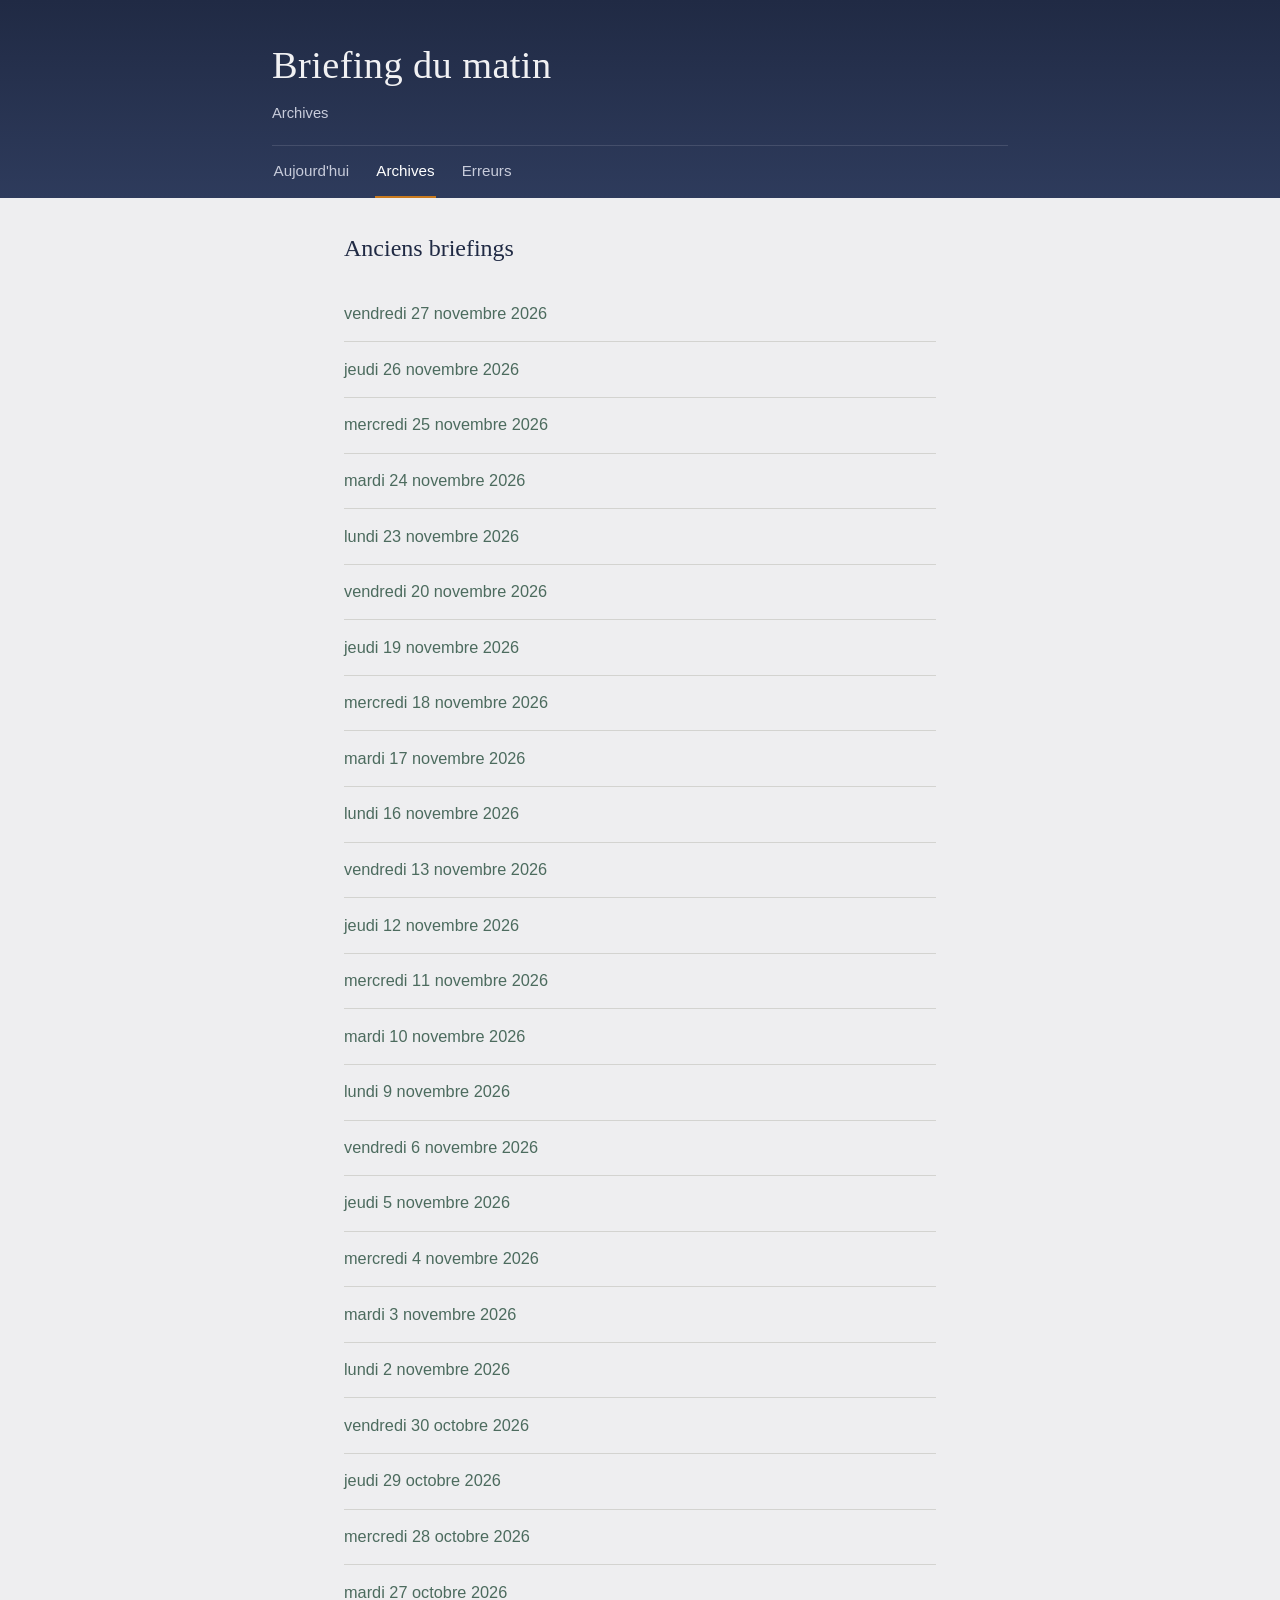
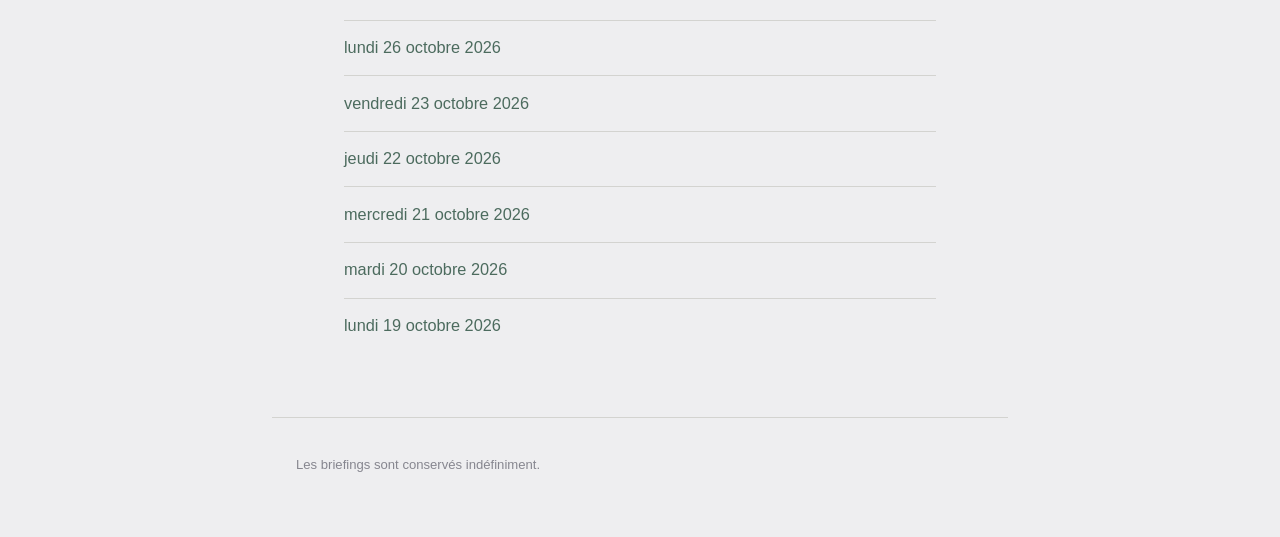
<file: docs/history.html>
<!DOCTYPE html>
<html lang="fr">
<head>
<meta charset="UTF-8">
<meta name="viewport" content="width=device-width, initial-scale=1.0">
<title>Archives — Briefing du matin</title>
<link rel="stylesheet" href="style.css">
</head>
<body>

<header class="masthead">
  <div class="masthead__inner">
    <h1 class="masthead__title">Briefing du matin</h1>
    <div class="masthead__meta"><span>Archives</span></div>
  </div>
  <nav class="masthead__nav">
    <a href="index.html">Aujourd'hui</a>
    <a href="history.html" class="active">Archives</a>
    <a href="erreurs.html">Erreurs</a>
  </nav>
</header>

<main class="content content--narrow">
  <h2 class="section-title">Anciens briefings</h2>
  <ul id="history-list" class="history-list">
    <li class="loading">Chargement de l'historique…</li>
  </ul>
</main>

<footer class="site-footer">
  <p>Les briefings sont conservés indéfiniment.</p>
</footer>

<script src="app.js"></script>
</body>
</html>
</file>
<file: docs/style.css>
/* ---------------------------------------------------------------------
   Morning Briefing — identité visuelle
   Palette "aube" : ciel nocturne encore présent en haut de page, papier
   frais et lisible pour le contenu. Un seul accent (ambre lever-du-jour),
   utilisé avec parcimonie. Serif pour les titres et le long-format
   scientifique, sans-serif pour le reste (lecture rapide le matin).
   ------------------------------------------------------------------- */

:root {
  --dawn-navy: #202A44;
  --dawn-navy-soft: #2E3B5C;
  --paper: #EEEEF0;
  --paper-raised: #F7F7F8;
  --ink: #1B1B1F;
  --ink-soft: #52525B;
  --ink-faint: #86868F;
  --accent: #C97A1E;
  --sage: #4C6B5E;
  --rule: #D3D3D0;
  --rule-strong: #B5B5B0;
  --font-serif: "Iowan Old Style", "Palatino Linotype", Palatino, Georgia, "Times New Roman", serif;
  --font-sans: -apple-system, BlinkMacSystemFont, "Segoe UI", Roboto, "Helvetica Neue", Arial, sans-serif;
  --measure: 68ch;
}

* { box-sizing: border-box; }

html { -webkit-text-size-adjust: 100%; }

body {
  margin: 0;
  background: var(--paper);
  color: var(--ink);
  font-family: var(--font-sans);
  line-height: 1.55;
  -webkit-font-smoothing: antialiased;
}

a { color: var(--sage); text-decoration-color: rgba(76,107,94,0.35); text-underline-offset: 3px; }
a:hover { text-decoration-color: var(--sage); }
a:focus-visible, button:focus-visible { outline: 2px solid var(--accent); outline-offset: 2px; }

/* ---------- En-tête ---------- */

.masthead {
  background: linear-gradient(180deg, var(--dawn-navy) 0%, var(--dawn-navy-soft) 100%);
  color: #F1F1F3;
  padding: 2.25rem 1.5rem 0;
}

.masthead__inner {
  max-width: 46rem;
  margin: 0 auto;
  padding-bottom: 1.25rem;
}

.masthead__title {
  font-family: var(--font-serif);
  font-weight: 500;
  font-size: clamp(1.8rem, 4vw, 2.4rem);
  margin: 0 0 0.4rem;
  letter-spacing: 0.01em;
}

.masthead__meta {
  font-size: 0.92rem;
  color: #C7CBDA;
}

.masthead__dot { margin: 0 0.5em; opacity: 0.6; }

.masthead__nav {
  max-width: 46rem;
  margin: 0 auto;
  display: flex;
  gap: 1.5rem;
  border-top: 1px solid rgba(255,255,255,0.12);
}

.masthead__nav a {
  display: inline-block;
  padding: 0.85rem 0.1rem;
  color: #C7CBDA;
  text-decoration: none;
  font-size: 0.95rem;
  border-bottom: 2px solid transparent;
}

.masthead__nav a.active,
.masthead__nav a:hover {
  color: #FFFFFF;
  border-bottom-color: var(--accent);
}

/* ---------- Bannière de statut (échec de mise à jour, cf. cahier §21) ---------- */

.status-banner {
  max-width: 46rem;
  margin: 1.25rem auto 0;
  padding: 0.85rem 1rem;
  background: #FBF0DE;
  border: 1px solid #E8C989;
  color: #6B4A12;
  border-radius: 3px;
  font-size: 0.92rem;
}

/* ---------- Contenu ---------- */

.content {
  max-width: 46rem;
  margin: 0 auto;
  padding: 2rem 1.5rem 4rem;
}

.content--narrow { max-width: 40rem; }

.loading { color: var(--ink-faint); font-style: italic; }

.section {
  padding: 2.2rem 0;
  border-top: 1px solid var(--rule);
}

.section:first-child { border-top: none; padding-top: 0.5rem; }

.section-title {
  font-family: var(--font-serif);
  font-weight: 500;
  font-size: 1.5rem;
  margin: 0 0 1.2rem;
  color: var(--dawn-navy);
}

.subsection-title {
  font-size: 0.95rem;
  font-weight: 700;
  color: var(--sage);
  margin: 1.4rem 0 0.7rem;
}

.subsection-title:first-of-type { margin-top: 0; }

/* ---------- Articles / événements ---------- */

.article {
  padding: 0.9rem 0;
  border-top: 1px solid var(--rule);
}

.article:first-of-type { border-top: none; padding-top: 0; }

.article__title {
  font-family: var(--font-serif);
  font-size: 1.12rem;
  font-weight: 600;
  margin: 0 0 0.35rem;
  color: var(--ink);
}

.article__body { margin: 0 0 0.5rem; color: var(--ink-soft); max-width: var(--measure); }

.article__why {
  margin: 0 0 0.4rem;
  font-size: 0.94rem;
  color: var(--ink-soft);
}

.article__why strong { color: var(--ink); font-weight: 600; }

.article__meta {
  font-size: 0.82rem;
  color: var(--ink-faint);
  display: flex;
  gap: 0.6rem;
  flex-wrap: wrap;
  align-items: center;
}

.tag {
  display: inline-block;
  padding: 0.1rem 0.5rem;
  border: 1px solid var(--rule-strong);
  border-radius: 2px;
  font-size: 0.76rem;
}

.tag--rapporte { color: #8A5B12; border-color: #D8B679; }
.tag--confirme { color: var(--sage); border-color: #9CB7A9; }

/* ---------- Marchés ---------- */

.market-summary { margin: 0 0 1rem; max-width: var(--measure); }

.market-list { list-style: none; margin: 0; padding: 0; }

.market-item {
  display: flex;
  justify-content: space-between;
  gap: 1rem;
  padding: 0.55rem 0;
  border-top: 1px solid var(--rule);
  font-size: 0.95rem;
}

.market-item:first-child { border-top: none; }

.market-item__name { color: var(--ink); }
.market-item__value { font-variant-numeric: tabular-nums; white-space: nowrap; }
.market-item__value.up { color: var(--sage); }
.market-item__value.down { color: #A6402C; }

.market-item__explication {
  flex-basis: 100%;
  font-size: 0.85rem;
  color: var(--ink-faint);
}

/* ---------- Sport ---------- */

.sport-list { list-style: none; margin: 0 0 1rem; padding: 0; }
.sport-list li {
  padding: 0.45rem 0;
  border-top: 1px solid var(--rule);
  font-size: 0.95rem;
}
.sport-list li:first-child { border-top: none; }

/* ---------- Science : lecture longue ---------- */

.science-article {
  font-family: var(--font-serif);
  font-size: 1.05rem;
  line-height: 1.7;
  max-width: var(--measure);
  color: var(--ink);
}

.science-article p { margin: 0 0 1.1em; }
.science-article h3 {
  font-family: var(--font-sans);
  font-size: 0.92rem;
  font-weight: 700;
  color: var(--sage);
  margin: 1.6em 0 0.5em;
}

/* ---------- Météo ---------- */

.weather-strip {
  display: flex;
  align-items: baseline;
  gap: 1.5rem;
  flex-wrap: wrap;
  font-size: 1.02rem;
}

.weather-strip__temp { font-family: var(--font-serif); font-size: 2.1rem; color: var(--dawn-navy); }
.weather-strip__desc { color: var(--ink-soft); }
.weather-summary { margin-top: 0.8rem; color: var(--ink); }
.weather-alert { margin-top: 0.4rem; color: #9a3412; font-weight: 600; }
.weather-periods { display: grid; grid-template-columns: repeat(3, 1fr); gap: 0.6rem; margin-top: 0.9rem; }
.weather-period { border: 1px solid var(--rule, #ddd); border-radius: 6px; padding: 0.55rem 0.7rem; }
.weather-period__label { font-size: 0.78rem; text-transform: uppercase; letter-spacing: 0.04em; color: var(--ink-faint); }
.weather-period__temp { font-family: var(--font-serif); font-size: 1.15rem; color: var(--dawn-navy); }
.weather-period__desc { font-size: 0.88rem; color: var(--ink-soft); }
.weather-period__rain { font-size: 0.8rem; color: var(--ink-faint); }
.sport-rien { color: var(--ink-soft); margin: 0.2rem 0; }
.sport-prochain { color: var(--ink); font-weight: 600; margin: 0.2rem 0 0.8rem; }
.weather-cities { margin-top: 0.9rem; font-size: 0.88rem; color: var(--ink-faint); }

/* ---------- Citation ---------- */

.quote {
  position: relative;
  padding-left: 1.6rem;
  font-family: var(--font-serif);
}

.quote__mark {
  position: absolute;
  left: -0.15rem;
  top: -0.5rem;
  font-size: 2.6rem;
  color: var(--accent);
  line-height: 1;
}

.quote__text { font-size: 1.25rem; font-style: italic; margin: 0 0 0.6rem; color: var(--ink); }
.quote__author { font-family: var(--font-sans); font-size: 0.9rem; color: var(--ink-faint); }
.quote__author::before { content: "— "; }

/* ---------- Anglais du jour (2026-09-27) ---------- */

.anglais-original { font-family: var(--font-serif); font-style: italic; color: var(--ink-faint); margin: 0 0 0.9rem; }
.anglais-traduction-titre { font-weight: 600; margin: 0 0 0.3rem; }
.anglais-traduction { margin: 0 0 1rem; }
.anglais-vocab { list-style: none; margin: 0 0 1rem; padding: 0; display: grid; gap: 0.6rem; }
.anglais-vocab__item { border-left: 2px solid var(--accent); padding-left: 0.7rem; }
.anglais-vocab__mot { font-weight: 600; }
.anglais-vocab__traduction { color: var(--ink-faint); }
.anglais-vocab__exemple { margin: 0.15rem 0 0; font-style: italic; font-size: 0.9rem; color: var(--ink-faint); }
.anglais-source-link { font-size: 0.88rem; }

/* ---------- Historique ---------- */

.history-list { list-style: none; margin: 0; padding: 0; }
.history-list li {
  border-top: 1px solid var(--rule);
  padding: 0.9rem 0;
}
.history-list li:first-child { border-top: none; }
.history-list a { font-size: 1.02rem; text-decoration: none; }
.history-list a:hover { text-decoration: underline; }

/* ---------- Journal des erreurs (onglet "Erreurs") ---------- */

.status-page-intro { color: var(--ink-faint); font-size: 0.92rem; margin: -0.6rem 0 1.6rem; }

.status-history-list { list-style: none; margin: 0; padding: 0; }
.status-item {
  border-top: 1px solid var(--rule);
  padding: 0.9rem 0;
}
.status-item:first-child { border-top: none; }
.status-item__header { display: flex; align-items: center; gap: 0.6rem; }
.status-item__date { font-size: 1.0rem; }

.status-item__badge {
  display: inline-block;
  font-size: 0.72rem;
  font-weight: 700;
  letter-spacing: 0.03em;
  text-transform: uppercase;
  padding: 0.15rem 0.5rem;
  border-radius: 3px;
  border: 1px solid transparent;
}
.status-item__badge--ok { color: var(--sage); border-color: #9CB7A9; }
.status-item__badge--fail { color: #A6402C; border-color: #E0A594; background: #FBEAE5; }

.status-item__details { margin-top: 0.4rem; }
.status-item__detail {
  margin: 0.2rem 0 0;
  font-size: 0.9rem;
  color: var(--ink-faint);
}
.status-item__detail--fail { color: #A6402C; }
.status-item__detail--warn { color: #8A5B12; }
.status-item__rss-list {
  margin: 0.2rem 0 0;
  padding-left: 1.2rem;
  font-size: 0.85rem;
}
.status-item__rss-list li { margin: 0.1rem 0; }

/* ---------- Pied de page ---------- */

.site-footer {
  max-width: 46rem;
  margin: 0 auto;
  padding: 1.5rem 1.5rem 3rem;
  color: var(--ink-faint);
  font-size: 0.82rem;
  border-top: 1px solid var(--rule);
}

/* ---------- Accessibilité / responsive ---------- */

@media (prefers-reduced-motion: reduce) {
  * { scroll-behavior: auto !important; }
}

@media (max-width: 560px) {
  .masthead { padding-top: 1.6rem; }
  .content { padding: 1.5rem 1.1rem 3rem; }
  .masthead__inner, .masthead__nav, .site-footer { padding-left: 0; padding-right: 0; }
  .weather-strip__temp { font-size: 1.7rem; }
}

/* Anglais du jour — passage littéraire avec traductions en ligne (2026-10-10) */
.anglais-origine { font-style: italic; color: var(--ink-faint); margin: 0 0 0.6rem; }
.anglais-passage { font-family: var(--font-serif); line-height: 1.7; margin: 0 0 1rem; }
.anglais-gloss { font-family: var(--font-sans, inherit); font-size: 0.88em; color: var(--accent); }
</file>
